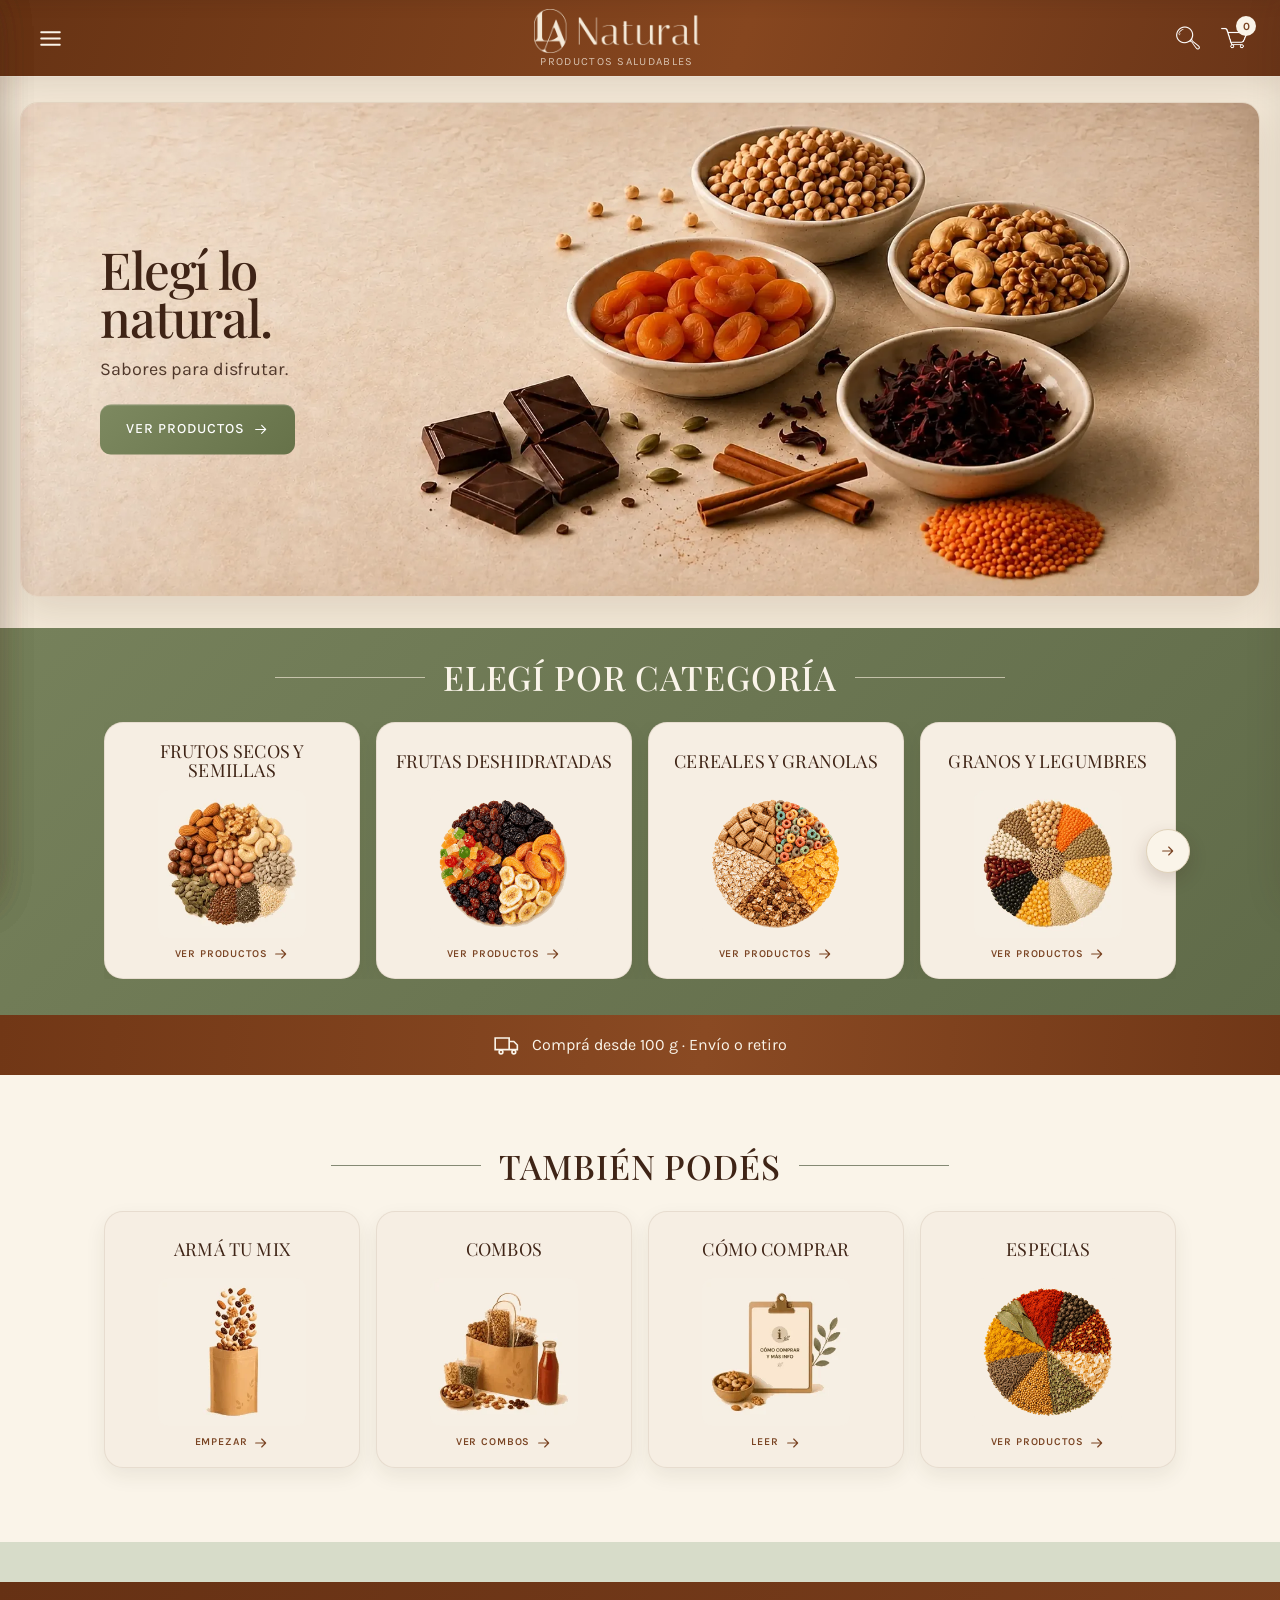
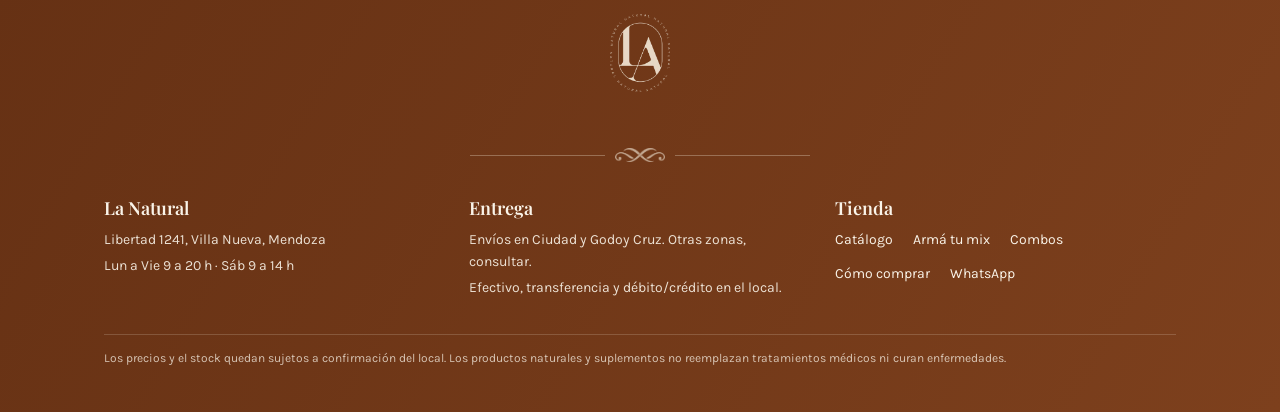
<file: index.html>
<!DOCTYPE html>
<html lang="es-AR">
<head>
<meta charset="UTF-8">
<meta name="viewport" content="width=device-width, initial-scale=1, viewport-fit=cover">
<title>La Natural · Dietética en Mendoza</title>
<meta name="description" content="Dietética en Mendoza: frutos secos, semillas, legumbres, especias, infusiones, harinas y productos sin TACC. Comprá por peso y pedí por WhatsApp con envío o retiro.">
<meta name="theme-color" content="#7a4423">
<meta name="author" content="La Natural">
<link rel="canonical" href="https://lanatural-dietetica.github.io/">

<meta property="og:type" content="website">
<meta property="og:site_name" content="La Natural">
<meta property="og:title" content="La Natural · Dietética en Mendoza">
<meta property="og:description" content="Frutos secos, semillas, legumbres, especias e infusiones. Elegí la cantidad y pedí por WhatsApp.">
<meta property="og:url" content="https://lanatural-dietetica.github.io/">
<meta property="og:image" content="https://lanatural-dietetica.github.io/assets/logo/og.png">
<meta property="og:image:width" content="1200">
<meta property="og:image:height" content="630">
<meta property="og:image:alt" content="La Natural · productos saludables">
<meta property="og:locale" content="es_AR">
<meta name="twitter:card" content="summary_large_image">
<meta name="twitter:title" content="La Natural · Dietética en Mendoza">
<meta name="twitter:description" content="Frutos secos, semillas, legumbres, especias e infusiones. Pedí por WhatsApp.">
<meta name="twitter:image" content="https://lanatural-dietetica.github.io/assets/logo/og.png">

<link rel="icon" href="favicon.ico" sizes="16x16 32x32 48x48">
<link rel="icon" href="assets/logo/favicon-32.png?v=1" sizes="32x32" type="image/png">
<link rel="icon" href="assets/logo/favicon-64.png?v=1" sizes="64x64" type="image/png">
<link rel="apple-touch-icon" href="assets/logo/apple-touch-icon.png?v=1">
<link rel="manifest" href="site.webmanifest">

<link rel="preconnect" href="https://fonts.googleapis.com">
<link rel="preconnect" href="https://fonts.gstatic.com" crossorigin>
<link href="https://fonts.googleapis.com/css2?family=Playfair+Display:wght@500;600&family=Karla:wght@400;500;600&display=swap" rel="stylesheet">
<link rel="stylesheet" href="css/estilos.css?v=20260922c">
</head>
<body>

<a class="visually-hidden" href="#app">Saltar al contenido</a>

<header class="header">
  <div class="contenedor">
    <button class="icon-btn" id="btn-menu" aria-label="Abrir menú" aria-controls="panel-menu">
      <svg width="24" height="24" viewBox="0 0 24 24" fill="none" stroke="currentColor" stroke-width="1.7" stroke-linecap="round" aria-hidden="true"><path d="M3 6h18M3 12h18M3 18h18"/></svg>
    </button>
    <a class="marca" href="#/" aria-label="La Natural, ir al inicio">
      <img class="marca__logo" src="assets/logo/lockup-crema.webp?v=3" alt="" width="756" height="200" fetchpriority="high" decoding="async">
      <span class="marca__nombre visually-hidden" id="marca-nombre">La Natural</span>
      <span class="marca__bajada" id="marca-bajada">dietetica</span>
    </a>
    <button class="icon-btn" id="btn-buscar" aria-label="Buscar productos">
      <img class="icon-btn__img" src="assets/nav/ico-buscar.png?v=1" alt="" width="24" height="24" decoding="async">
    </button>
    <button class="icon-btn carrito-btn" aria-label="Abrir carrito" aria-controls="panel-carrito">
      <img class="icon-btn__img icon-btn__img--carrito" src="assets/nav/ico-carrito.png?v=1" alt="" width="26" height="26" decoding="async">
      <span class="carrito-btn__n">0</span>
    </button>
  </div>
</header>

<div class="header-compacta" id="header-compacta" aria-hidden="true">
  <div class="header-compacta__in">
    <div class="header-compacta__rubro">
      <small>Estás viendo</small>
      <strong data-catalogo-rubro>Todos los productos</strong>
    </div>
    <button class="header-compacta__accion header-compacta__accion--buscar" type="button" data-abrir-busqueda aria-label="Buscar productos">
      <svg width="20" height="20" viewBox="0 0 24 24" fill="none" stroke="currentColor" stroke-width="1.8" stroke-linecap="round" aria-hidden="true"><circle cx="11" cy="11" r="7"/><path d="M20 20l-4-4"/></svg>
    </button>
    <button class="header-compacta__accion header-compacta__accion--categorias" type="button" data-abrir-categorias aria-label="Elegir categoría" aria-controls="panel-categorias" aria-expanded="false">
      <svg width="21" height="21" viewBox="0 0 24 24" fill="none" stroke="currentColor" stroke-width="1.7" stroke-linecap="round" stroke-linejoin="round" aria-hidden="true"><rect x="3.5" y="3.5" width="6" height="6" rx="1.5"/><rect x="14.5" y="3.5" width="6" height="6" rx="1.5"/><rect x="3.5" y="14.5" width="6" height="6" rx="1.5"/><rect x="14.5" y="14.5" width="6" height="6" rx="1.5"/></svg>
    </button>
    <button class="header-compacta__accion header-compacta__accion--filtros" type="button" data-abrir-filtros aria-label="Abrir filtros" aria-controls="panel-filtros" aria-expanded="false">
      <svg width="21" height="21" viewBox="0 0 24 24" fill="none" stroke="currentColor" stroke-width="1.7" stroke-linecap="round" stroke-linejoin="round" aria-hidden="true"><path d="M4 6h16M7 12h10M10 18h4"/></svg>
      <span class="catalogo-control__badge" data-filtros-badge hidden>0</span>
    </button>
  </div>
</div>

<section class="busqueda-pantalla" id="busqueda-pantalla" role="dialog" aria-modal="true" aria-hidden="true" aria-labelledby="busqueda-titulo">
  <div class="busqueda-top">
    <div class="busqueda-top__in">
      <button class="busqueda-volver" id="busqueda-volver" type="button" aria-label="Cerrar buscador">
        <svg width="22" height="22" viewBox="0 0 24 24" fill="none" stroke="currentColor" stroke-width="1.8" stroke-linecap="round" stroke-linejoin="round" aria-hidden="true"><path d="M15 18l-6-6 6-6"/></svg>
      </button>
      <div class="busqueda-campo">
        <svg width="20" height="20" viewBox="0 0 24 24" fill="none" stroke="currentColor" stroke-width="1.8" stroke-linecap="round" aria-hidden="true"><circle cx="11" cy="11" r="7"/><path d="M20 20l-4-4"/></svg>
        <label class="visually-hidden" id="busqueda-titulo" for="busqueda-input">Buscar productos</label>
        <input id="busqueda-input" type="search" placeholder="¿Qué estás buscando?" autocomplete="off" enterkeyhint="search">
        <button id="busqueda-limpiar" type="button" aria-label="Limpiar búsqueda">×</button>
      </div>
    </div>
  </div>
  <div class="busqueda-contenido">
    <p class="busqueda-estado" id="busqueda-estado">Buscá por nombre de producto o categoría.</p>
    <div id="busqueda-resultados" aria-live="polite"></div>
  </div>
</section>

<main id="app"></main>

<footer class="pie">
  <div class="contenedor">
    <div class="pie__cols" id="pie-datos"></div>
    <p class="pie__legal">
      Los precios y el stock quedan sujetos a confirmación del local. Los productos naturales y suplementos
      no reemplazan tratamientos médicos ni curan enfermedades.
    </p>
  </div>
</footer>

<nav class="tabbar" aria-label="Navegación principal">
  <span class="tabbar__pill" aria-hidden="true"></span>
  <a href="#/">
    <img src="assets/nav/nav-inicio.png?v=1" alt="" width="26" height="26" decoding="async">
    Inicio
  </a>
  <a href="#/catalogo">
    <img src="assets/nav/nav-catalogo.png?v=1" alt="" width="26" height="26" decoding="async">
    Catálogo
  </a>
  <a href="#/mix">
    <img src="assets/nav/nav-mix.png?v=1" alt="" width="26" height="26" decoding="async">
    Mi mix
  </a>
  <a href="#/combos">
    <img src="assets/nav/nav-combos.png?v=1" alt="" width="26" height="26" decoding="async">
    Combos
  </a>
</nav>

<button class="cart-fab" id="cart-fab" aria-label="Abrir carrito" hidden>
  <svg width="24" height="24" viewBox="0 0 24 24" fill="none" stroke="currentColor" stroke-width="1.7" stroke-linecap="round" stroke-linejoin="round" aria-hidden="true"><circle cx="9" cy="20" r="1.4"/><circle cx="18" cy="20" r="1.4"/><path d="M2 3h3l2.4 11.4a2 2 0 0 0 2 1.6h7.5a2 2 0 0 0 2-1.5L21 7H6"/></svg>
  <span class="cart-fab__n">0</span>
</button>

<div class="overlay" id="overlay"></div>

<aside class="panel panel--izq" id="panel-menu" aria-hidden="true" aria-label="Menú">
  <div class="panel__top">
    <span class="panel__titulo">Menú</span>
    <button class="icon-btn" data-cerrar aria-label="Cerrar menú">
      <svg width="22" height="22" viewBox="0 0 24 24" fill="none" stroke="currentColor" stroke-width="1.7" stroke-linecap="round" aria-hidden="true"><path d="M6 6l12 12M18 6L6 18"/></svg>
    </button>
  </div>
  <div class="panel__cuerpo">
    <nav class="menu-nav">
      <a href="#/" data-cerrar>Inicio</a>
      <a href="#/catalogo" data-cerrar>Catálogo</a>
      <a href="#/mix" data-cerrar>Armá tu mix</a>
      <a href="#/combos" data-cerrar>Combos</a>
      <a href="#/como-comprar" data-cerrar>Cómo comprar</a>
    </nav>
    <p style="font-size:12px;letter-spacing:.1em;text-transform:uppercase;color:var(--gris-txt);margin:22px 0 6px">Categorías</p>
    <nav class="menu-nav" id="menu-cats"></nav>
    <p id="banda-demo" class="menu-demo oculto">Datos de demostración. El catálogo real todavía no está cargado.</p>
    <div class="menu-datos" id="menu-datos"></div>
  </div>
</aside>

<aside class="panel panel--izq" id="panel-categorias" aria-hidden="true" aria-label="Categorías">
  <div class="panel__top">
    <span class="panel__titulo">Categorías</span>
    <button class="icon-btn" data-cerrar aria-label="Cerrar categorías">
      <svg width="22" height="22" viewBox="0 0 24 24" fill="none" stroke="currentColor" stroke-width="1.7" stroke-linecap="round" aria-hidden="true"><path d="M6 6l12 12M18 6L6 18"/></svg>
    </button>
  </div>
  <div class="panel__cuerpo">
    <p class="panel-catalogo__intro">Elegí un rubro para ver solamente esos productos.</p>
    <nav class="menu-nav menu-nav--catalogo" id="menu-cats-compact"></nav>
  </div>
</aside>

<aside class="panel panel--izq" id="panel-filtros" aria-hidden="true" aria-label="Filtros del catálogo">
  <div class="panel__top panel__top--filtros">
    <span class="panel__titulo">Filtrar productos</span>
    <button class="icon-btn" data-cerrar aria-label="Cerrar filtros">
      <svg width="22" height="22" viewBox="0 0 24 24" fill="none" stroke="currentColor" stroke-width="1.7" stroke-linecap="round" aria-hidden="true"><path d="M6 6l12 12M18 6L6 18"/></svg>
    </button>
  </div>
  <div class="panel__cuerpo" id="filtros-catalogo-panel">
  </div>
</aside>

<aside class="panel panel--der" id="panel-carrito" aria-hidden="true" aria-label="Carrito">
  <div class="panel__top">
    <button class="icon-btn" id="co-volver" hidden aria-label="Volver">
      <svg width="22" height="22" viewBox="0 0 24 24" fill="none" stroke="currentColor" stroke-width="1.8" stroke-linecap="round" stroke-linejoin="round" aria-hidden="true"><path d="M15 18l-6-6 6-6"/></svg>
    </button>
    <span class="panel__titulo" id="carrito-titulo">Tu pedido</span>
    <button class="icon-btn" data-cerrar aria-label="Cerrar carrito">
      <svg width="22" height="22" viewBox="0 0 24 24" fill="none" stroke="currentColor" stroke-width="1.7" stroke-linecap="round" aria-hidden="true"><path d="M6 6l12 12M18 6L6 18"/></svg>
    </button>
  </div>
  <div class="panel__cuerpo" id="carrito-cuerpo"></div>
</aside>

<div class="toast" id="toast" role="status" aria-live="polite"></div>

<script src="js/datos.js?v=20260922c"></script>
<script src="js/app.js?v=20260922c"></script>
</body>
</html>
</file>
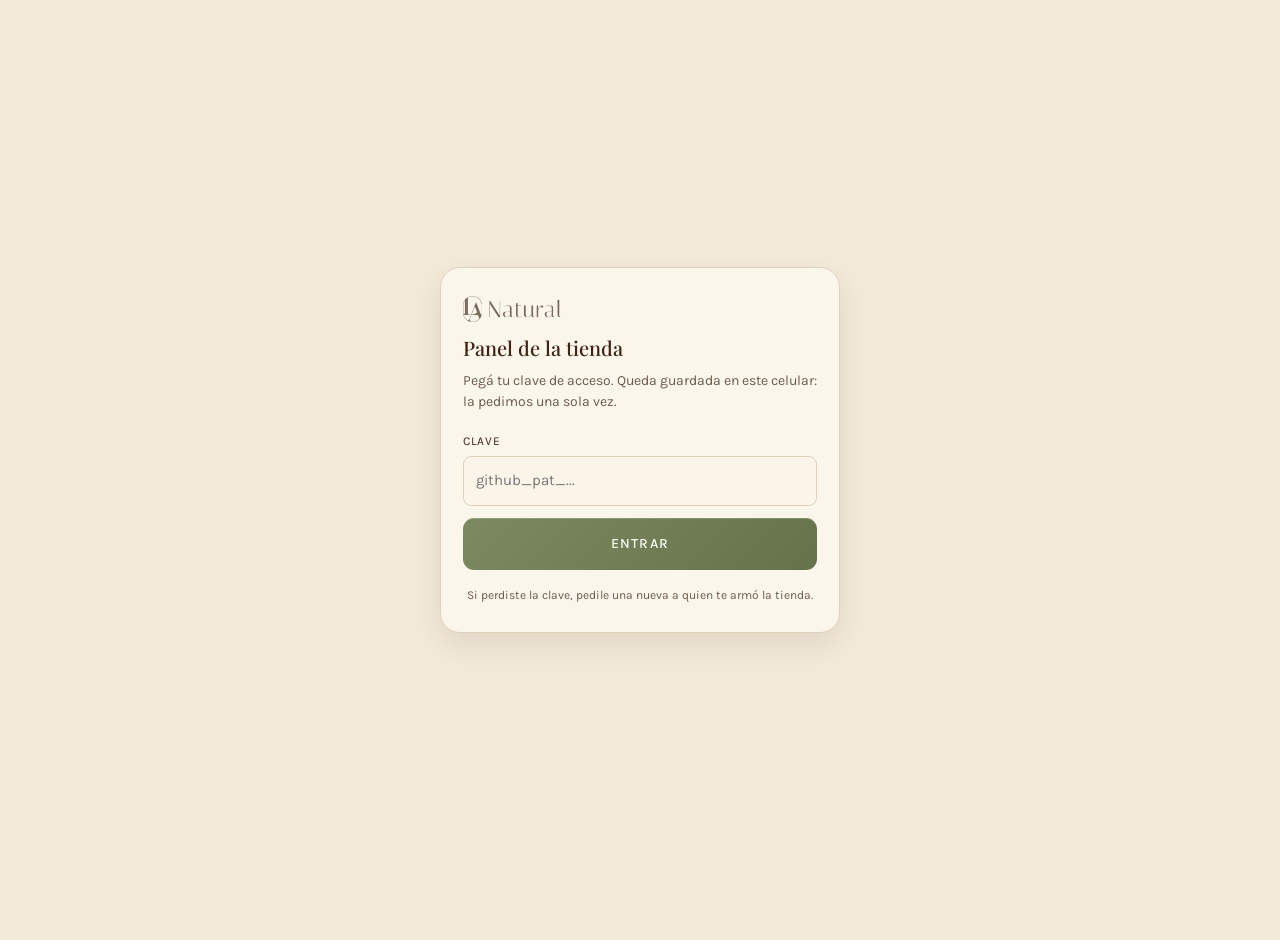
<file: admin.html>
<!DOCTYPE html>
<html lang="es-AR">
<head>
<meta charset="UTF-8">
<meta name="viewport" content="width=device-width, initial-scale=1, viewport-fit=cover">
<title>Panel · La Natural</title>
<meta name="robots" content="noindex, nofollow">
<meta name="theme-color" content="#7a4423">
<link rel="icon" href="favicon.ico" sizes="16x16 32x32 48x48">
<link rel="icon" href="assets/logo/favicon-32.png?v=1" sizes="32x32" type="image/png">
<link rel="apple-touch-icon" href="assets/logo/apple-touch-icon.png?v=1">
<link rel="preconnect" href="https://fonts.googleapis.com">
<link rel="preconnect" href="https://fonts.gstatic.com" crossorigin>
<link href="https://fonts.googleapis.com/css2?family=Playfair+Display:wght@500;600&family=Karla:wght@400;500;600;700&display=swap" rel="stylesheet">
<link rel="stylesheet" href="css/estilos.css?v=20260922c">
<link rel="stylesheet" href="css/panel.css?v=20260922c">
</head>
<body class="panel-body">

<!-- ── Acceso ─────────────────────────────────────────── -->
<section class="acceso" id="acceso">
  <div class="acceso__caja">
    <img class="acceso__logo" src="assets/logo/lockup-taupe.webp?v=3" alt="La Natural · productos saludables" width="756" height="200" decoding="async">
    <h1>Panel de la tienda</h1>
    <p class="acceso__txt">Pegá tu clave de acceso. Queda guardada en este celular: la pedimos una sola vez.</p>
    <form id="form-acceso">
      <div class="form-campo">
        <label for="clave">Clave</label>
        <input id="clave" type="password" autocomplete="off" spellcheck="false" placeholder="github_pat_...">
      </div>
      <p class="error-msg oculto" id="err-acceso"></p>
      <button class="btn btn--oliva btn--bloque" type="submit">Entrar</button>
    </form>
    <p class="acceso__pie">Si perdiste la clave, pedile una nueva a quien te armó la tienda.</p>
  </div>
</section>

<!-- ── Panel ──────────────────────────────────────────── -->
<div id="panel" class="oculto">

  <header class="panel-top">
    <button class="panel-top__volver oculto" id="btn-volver" aria-label="Volver">
      <svg width="22" height="22" viewBox="0 0 24 24" fill="none" stroke="currentColor" stroke-width="1.8" stroke-linecap="round" stroke-linejoin="round"><path d="M15 18l-6-6 6-6"/></svg>
    </button>
    <span class="panel-top__titulo" id="panel-titulo">Productos</span>
    <nav class="panel-tabs" id="panel-tabs">
      <button data-seccion="productos" aria-pressed="true">Productos</button>
      <button data-seccion="combos" aria-pressed="false">Combos</button>
    </nav>
    <button class="panel-top__guardar oculto" id="btn-guardar-top">Guardar</button>
  </header>

  <main class="panel-main" id="panel-main"></main>

  <div class="aviso-guardado" id="aviso" role="status" aria-live="polite"></div>
</div>

<script src="js/panel.js?v=20260922c"></script>
</body>
</html>
</file>
<file: css/estilos.css>
/* ============================================================
   DIETÉTICA — hoja de estilos única
   Paleta: russet (marrón cálido) / champán (crema) / oliva
   ============================================================ */

:root{
  --russet:#7a4423;
  --russet-osc:#60361c;
  --marron-txt:#3f2416;
  --champan:#f4ead9;
  --fondo:#d7dcc9;      /* detrás de las tarjetas: verde oliva claro, para que el producto salte */
  --arena:#f6eee4;      /* franja de arriba del catálogo */
  --champan-claro:#faf4e9;
  --crema-card:#fbf6ec;
  --foto-crema:#f6eee3;
  --oliva:#6f7a52;
  --oliva-osc:#5b6543;
  --oliva-claro:#e6e9dc;
  --calendula:#c58a3b;
  --calendula-claro:#f2ddb8;
  --linea:#e0d2ba;
  --gris-txt:#6b5a4b;
  --blanco:#fff;
  --rojo:#a8342a;

  --serif:"Playfair Display",Georgia,"Times New Roman",serif;
  --sans:"Karla",-apple-system,BlinkMacSystemFont,"Segoe UI",Roboto,sans-serif;

  --r-sm:8px;
  --r-md:14px;
  --r-lg:20px;
  --sombra:0 1px 3px rgba(63,36,22,.06),0 6px 18px rgba(63,36,22,.05);
  --header-h:64px;
}

*,*::before,*::after{box-sizing:border-box}
html{-webkit-text-size-adjust:100%;touch-action:manipulation;-webkit-tap-highlight-color:transparent}
body{
  margin:0;
  font-family:var(--sans);
  font-size:16px;
  line-height:1.55;
  color:var(--marron-txt);
  background:var(--fondo);
  overflow-wrap:break-word;
}
img{max-width:100%;display:block}
button{font:inherit;color:inherit;cursor:pointer}
a{color:inherit;text-decoration:none}
h1,h2,h3{font-family:var(--serif);font-weight:600;line-height:1.15;margin:0}
/* El recuadro sólo aparece cuando se navega con teclado; al tocar con el dedo no
   se ve nada, ni el destello azul del navegador. */
button,a,select,input,textarea,label{-webkit-tap-highlight-color:transparent}
:focus{outline:none}
:focus-visible{outline:3px solid var(--oliva);outline-offset:2px;border-radius:4px}
.oculto{display:none !important}
.visually-hidden{position:absolute;width:1px;height:1px;padding:0;margin:-1px;overflow:hidden;clip:rect(0 0 0 0);white-space:nowrap;border:0}

/* ---------- layout ---------- */
.contenedor{width:100%;max-width:1180px;margin:0 auto;padding:0 16px}
main{min-height:60vh;padding-bottom:40px}
.seccion{padding:32px 0}

/* ---------- header ---------- */
.header{
  position:sticky;top:0;z-index:50;
  background:var(--russet);color:var(--champan-claro);
  height:var(--header-h);
  display:flex;align-items:center;
}
.header .contenedor{display:flex;align-items:center;gap:12px}
.icon-btn{
  background:none;border:0;padding:8px;border-radius:var(--r-sm);
  display:inline-flex;align-items:center;justify-content:center;
  min-width:44px;min-height:44px;color:inherit;
}
.icon-btn:hover{background:rgba(255,255,255,.12)}
.marca{flex:1;text-align:center;line-height:1}
.marca__logo{display:block;margin:0 auto;height:42px;width:auto;max-width:100%}
.marca__nombre{font-family:var(--serif);font-size:26px;letter-spacing:.14em;display:block}
.marca__bajada{display:block;margin-top:3px;font-family:var(--sans);font-weight:400;
  text-transform:uppercase;font-size:9.5px;letter-spacing:.14em;opacity:.72;white-space:nowrap}
.carrito-btn{position:relative}
.carrito-btn__n{
  position:absolute;top:2px;right:2px;
  background:var(--champan-claro);color:var(--russet);
  font-size:11px;font-weight:700;line-height:1;
  min-width:18px;height:18px;padding:0 4px;border-radius:9px;
  display:flex;align-items:center;justify-content:center;
}

/* ---------- menú lateral ---------- */
.overlay{position:fixed;inset:0;background:rgba(63,36,22,.45);z-index:60;opacity:0;pointer-events:none;transition:opacity .25s ease}
.overlay.abierto{opacity:1;pointer-events:auto}
.panel{
  position:fixed;top:0;bottom:0;z-index:70;width:min(88vw,380px);
  background:var(--champan-claro);display:flex;flex-direction:column;
  transition:transform .28s ease;box-shadow:0 0 40px rgba(63,36,22,.2);
}
.panel--izq{left:0;transform:translateX(-102%)}
.panel--der{right:0;transform:translateX(102%);width:min(94vw,440px)}
.panel.abierto{transform:translateX(0)}
.panel__top{
  display:flex;align-items:center;justify-content:space-between;gap:8px;
  padding:12px 8px 12px 16px;background:var(--russet);color:var(--champan-claro);
}
.panel__titulo{font-family:var(--serif);font-size:20px}
.panel__cuerpo{flex:1;overflow-y:auto;padding:8px 16px 24px;-webkit-overflow-scrolling:touch}

.envio-aviso{
  display:flex;align-items:center;gap:9px;margin:10px 0 0;
  padding:10px 12px;border-radius:12px;font-size:14px;
  background:var(--champan);color:var(--marron-txt);
}
.envio-aviso svg{flex:0 0 auto;color:var(--oliva-osc)}
.envio-aviso b{font-weight:700}
.envio-aviso--ok{background:var(--oliva-claro);color:var(--oliva-osc)}

/* El botón de avanzar/enviar queda pegado abajo: con muchos productos no hay que
   scrollear hasta el final para mandar el pedido. */
.co-fijo{
  position:sticky;bottom:0;z-index:3;
  margin:10px -16px 0;padding:12px 16px calc(12px + env(safe-area-inset-bottom,0px));
  background:var(--champan-claro);
  box-shadow:0 -10px 18px -12px rgba(63,36,22,.35);
}
.co-fijo .btn{margin:0}
.menu-nav{display:flex;flex-direction:column;padding:8px 0}
.menu-nav a{
  padding:14px 4px;border-bottom:1px solid var(--linea);
  font-size:15px;letter-spacing:.06em;text-transform:uppercase;
}
.menu-nav a:hover{color:var(--oliva-osc)}
.menu-datos{margin-top:20px;font-size:14px;color:var(--gris-txt)}
.menu-datos p{margin:6px 0}

/* ---------- buscador ---------- */
.buscador{position:relative;display:flex;align-items:center}
.buscador svg{position:absolute;left:14px;color:var(--gris-txt)}
.buscador input{
  width:100%;font:inherit;font-size:15px;color:var(--marron-txt);
  padding:13px 14px 13px 44px;border:1px solid var(--linea);
  border-radius:var(--r-md);background:var(--crema-card);
}
.buscador input::placeholder{color:#a08f7d}

/* ---------- botones ---------- */
.btn{
  display:inline-flex;align-items:center;justify-content:center;gap:8px;
  border:0;border-radius:var(--r-md);padding:13px 22px;
  font-size:14px;letter-spacing:.08em;text-transform:uppercase;
  min-height:46px;transition:background .2s ease,transform .15s ease;
}
.btn:active{transform:translateY(1px)}
.btn--oliva{background:var(--oliva);color:#fff}
.btn--oliva:hover{background:var(--oliva-osc)}
.btn--russet{background:var(--russet);color:var(--champan-claro)}
.btn--russet:hover{background:var(--russet-osc)}
.btn--claro{background:var(--champan-claro);color:var(--russet);border:1px solid var(--linea)}
.btn--fantasma{background:transparent;border:1px solid var(--linea);color:var(--marron-txt)}
.btn--bloque{width:100%}

/* ---------- título de sección con filete ---------- */
.titulo-filete{
  display:flex;align-items:center;gap:14px;justify-content:center;
  margin-bottom:22px;
}
.titulo-filete::before,.titulo-filete::after{
  content:"";height:1px;background:currentColor;opacity:.35;flex:1;max-width:80px;
}
.titulo-filete h2{
  font-size:clamp(22px,5.5vw,30px);letter-spacing:.06em;text-transform:uppercase;
  text-align:center;font-weight:500;
}

/* ---------- hero ---------- */
.hero{
  background:var(--champan-claro);
  padding:34px 0 0;
  position:relative;overflow:hidden;
}
.hero__txt{max-width:520px}
.hero h1{font-size:clamp(34px,10vw,58px);letter-spacing:-.01em}
.hero p{font-size:17px;color:var(--gris-txt);margin:14px 0 22px}
.hero__arte{margin-top:24px}
.hero__arte img{width:100%;aspect-ratio:16/10;object-fit:cover;object-position:center 62%}

/* ---------- categorías ---------- */
.cats{background:var(--oliva);color:var(--champan-claro);padding:28px 0}
.cats-grid{display:grid;grid-template-columns:repeat(2,1fr);gap:12px}
.cats-carrusel{position:relative}
.cats-pista{
  display:flex;overflow-x:auto;scroll-snap-type:x mandatory;
  overscroll-behavior-x:contain;-webkit-overflow-scrolling:touch;
  scrollbar-width:none;
}
.cats-pista::-webkit-scrollbar{display:none}
.cats-pagina{
  flex:0 0 100%;display:grid;grid-template-columns:repeat(2,minmax(0,1fr));
  gap:12px;scroll-snap-align:start;scroll-snap-stop:always;
}
.cats-puntos{display:flex;align-items:center;justify-content:center;margin-top:7px}
.cats-puntos button{
  width:36px;height:36px;padding:0;border:0;background:transparent;
  position:relative;cursor:pointer;
}
.cats-puntos button::before{
  content:"";position:absolute;inset:14px;border-radius:999px;
  background:rgba(250,244,233,.42);transition:inset .2s ease,background-color .2s ease;
}
.cats-puntos button[aria-current="true"]::before{inset:14px 9px;background:var(--champan-claro)}
.cats-flecha{display:none}
.cat-card{
  background:var(--crema-card);color:var(--marron-txt);
  border-radius:var(--r-lg);padding:14px;
  display:flex;flex-direction:column;justify-content:space-between;
  min-height:150px;box-shadow:var(--sombra);
  transition:transform .2s ease;
}
.cat-card:hover{transform:translateY(-2px)}
.cat-card__nom{font-family:var(--serif);font-size:17px;text-transform:uppercase;letter-spacing:.04em}
.cat-card__fig{align-self:flex-end;width:74px;height:74px;margin:-4px 0}
.cat-card__ver{font-size:12px;letter-spacing:.1em;text-transform:uppercase;color:var(--russet);display:flex;align-items:center;gap:6px}

/* ---------- franja envío ---------- */
.franja{
  background:var(--russet);color:var(--champan-claro);
  padding:14px 0;font-size:14px;
}
.franja .contenedor{display:flex;align-items:center;justify-content:center;gap:10px;text-align:center}

/* ---------- grilla de productos ---------- */
.grilla{display:grid;grid-template-columns:repeat(2,1fr);gap:12px}
.prod{
  background:var(--crema-card);border:1px solid var(--linea);
  border-radius:var(--r-lg);padding:10px;position:relative;
  display:flex;flex-direction:column;
}
.prod__fig{
  position:relative;display:block;aspect-ratio:1/1;
  border-radius:var(--r-md);overflow:hidden;background:var(--champan);
}
.prod__fig img{width:100%;height:100%;object-fit:cover}
.prod__badge{
  position:absolute;top:8px;left:8px;z-index:2;
  font-size:10px;letter-spacing:.08em;text-transform:uppercase;
  padding:5px 9px;border-radius:999px;color:#fff;background:var(--russet);
}
.prod__badge--tag{background:var(--oliva)}
.prod__nom{font-family:var(--serif);font-size:16px;margin:7px 0 2px;line-height:1.25}
.prod__sub{font-size:12px;color:var(--gris-txt);margin:0 0 6px}
.prod__sub:empty{display:none}
.prod__sel{
  width:100%;font:inherit;font-size:13px;color:var(--marron-txt);
  padding:9px 10px;border:1px solid var(--linea);border-radius:var(--r-sm);
  background:var(--champan-claro) url("data:image/svg+xml,%3Csvg xmlns='http://www.w3.org/2000/svg' width='12' height='8' viewBox='0 0 12 8'%3E%3Cpath d='M1 1l5 5 5-5' stroke='%236b5a4b' stroke-width='1.6' fill='none' stroke-linecap='round'/%3E%3C/svg%3E") no-repeat right 10px center;
  -webkit-appearance:none;appearance:none;min-height:38px;
}
.prod__pie{margin-top:auto;padding-top:10px;display:flex;align-items:center;justify-content:space-between;gap:8px}
.precio{font-family:var(--serif);font-size:19px;line-height:1.1}
.precio__antes{display:block;font-family:var(--sans);font-size:12px;color:var(--gris-txt);text-decoration:line-through}
.prod__add{
  border:0;background:var(--oliva);color:#fff;border-radius:var(--r-sm);
  min-width:44px;min-height:40px;padding:0 10px;
  display:inline-flex;align-items:center;justify-content:center;gap:6px;
  font-size:12px;letter-spacing:.06em;text-transform:uppercase;
}
.prod__add:hover{background:var(--oliva-osc)}
.prod--agotado{opacity:.72}
.prod__agotado{font-size:12px;color:var(--rojo);letter-spacing:.04em}

/* ---------- filtros catálogo ---------- */
.chips{display:flex;gap:8px;overflow-x:auto;padding:4px 0 10px;-webkit-overflow-scrolling:touch;scrollbar-width:none}
.chips::-webkit-scrollbar{display:none}
.chip{
  flex:0 0 auto;background:var(--crema-card);border:1px solid var(--linea);
  border-radius:var(--r-md);padding:10px 16px;font-size:13px;
  letter-spacing:.06em;text-transform:uppercase;color:var(--marron-txt);
  min-height:42px;
}
.chip[aria-pressed="true"]{background:var(--oliva);border-color:var(--oliva);color:#fff}

/* Segunda fila: sin TACC, vegano, orgánico. Se pueden combinar entre sí. */
.chips--tags{padding-top:0}
.chip--tag{
  display:inline-flex;align-items:center;gap:7px;
  padding:8px 13px;min-height:38px;font-size:12px;
  border-radius:999px;border-style:dashed;
}
.chip--tag small{
  font-size:11px;padding:1px 6px;border-radius:999px;
  background:rgba(122,68,35,.10);color:var(--gris-txt);letter-spacing:0;
}
.chip--tag[aria-pressed="true"]{border-style:solid}
.chip--tag[aria-pressed="true"] small{background:rgba(255,255,255,.22);color:#fff}
.chip--oferta{border-color:rgba(168,52,42,.45);color:var(--rojo)}
.chip--oferta small{background:rgba(168,52,42,.12);color:var(--rojo)}
/* dos clases, para ganarle a los .chip[aria-pressed] de los breakpoints de abajo */
.chip--tag.chip--oferta[aria-pressed="true"]{background:var(--rojo);border-color:var(--rojo);color:#fff}
.chip--tag.chip--oferta[aria-pressed="true"] small{background:rgba(255,255,255,.22);color:#fff}
/* Volver de la ficha de producto: vuelve a la lista, al punto donde estabas. */
.orden-fila{
  display:flex;align-items:center;justify-content:space-between;gap:14px;
  border-top:1px solid rgba(122,68,35,.16);
  margin-top:12px;padding:10px 0 4px;
}
.orden-fila p{margin:0;font-size:13px;color:var(--gris-txt)}
.orden-campo{position:relative;display:flex;align-items:center}
.orden-campo select{
  -webkit-appearance:none;appearance:none;
  border:0;background:transparent;color:var(--marron-txt);
  font:inherit;font-size:14px;padding:6px 26px 6px 6px;min-height:38px;
  text-align:right;text-align-last:right;
}
.orden-campo__flecha{position:absolute;right:2px;pointer-events:none;color:var(--gris-txt)}

.volver-atras{
  display:inline-flex;align-items:center;gap:6px;
  margin:12px 0 -10px;margin-inline-start:clamp(18px,5vw,54px);
  padding:9px 14px 9px 10px;min-height:40px;
  border:1px solid var(--linea);border-radius:999px;
  background:var(--crema-card);color:var(--marron-txt);
  font:inherit;font-size:13px;letter-spacing:.06em;text-transform:uppercase;
  box-shadow:0 2px 10px rgba(63,36,22,.10);
}
.volver-atras:active{transform:translateY(1px)}


/* Franja de arriba del catálogo: título, buscador, categorías y orden sobre el
   mismo color, cerrada con una línea. Sin caja: los elementos quedan como estaban. */
.cat-cabecera{
  position:relative;
  background:var(--arena);
  background-image:linear-gradient(180deg,rgba(255,255,255,.36),rgba(255,255,255,0) 60%);
  border-bottom:1px solid rgba(122,68,35,.18);
  padding:26px 0 10px;
  margin-bottom:22px;
}
.seccion.catalogo{padding-top:0}
.barra-orden{display:grid;grid-template-columns:1fr;gap:10px;margin:4px 0 16px}
.barra-orden select,.barra-orden button{
  width:100%;font:inherit;font-size:13px;letter-spacing:.06em;text-transform:uppercase;
  padding:12px;border:1px solid var(--linea);border-radius:var(--r-md);
  background:var(--crema-card);color:var(--marron-txt);min-height:46px;
  -webkit-appearance:none;appearance:none;text-align:center;
}
.vacio{
  text-align:center;padding:48px 20px;color:var(--gris-txt);
  border:1px dashed var(--linea);border-radius:var(--r-lg);background:var(--crema-card);
}
.vacio h3{font-size:20px;margin-bottom:8px;color:var(--marron-txt)}

/* ---------- ficha de producto ---------- */
.ficha__cat{
  font-size:12px;letter-spacing:.14em;text-transform:uppercase;color:var(--oliva-osc);
  display:flex;align-items:center;gap:10px;margin-bottom:8px;
}
.ficha__cat::after{content:"";height:1px;width:34px;background:currentColor;opacity:.6}
.ficha h1{font-size:clamp(30px,9vw,46px);margin-bottom:16px}
.ficha__img{border-radius:var(--r-lg);overflow:hidden;background:var(--champan-claro);aspect-ratio:1/1}
.ficha__img img{width:100%;height:100%;object-fit:cover}
.ficha__galeria{display:flex;gap:8px;margin-top:8px}
.ficha__thumb{width:64px;height:64px;border-radius:var(--r-sm);overflow:hidden;border:2px solid transparent;background:var(--champan-claro);padding:0}
.ficha__thumb[aria-pressed="true"]{border-color:var(--oliva)}
.caja-compra{
  background:var(--crema-card);border:1px solid var(--linea);
  border-radius:var(--r-lg);padding:18px;margin-top:18px;
}
.caja-compra h2{font-size:24px;margin-bottom:14px}
.opts{display:grid;grid-template-columns:repeat(auto-fit,minmax(84px,1fr));gap:10px}
.opt{
  background:var(--champan-claro);border:1px solid var(--linea);
  border-radius:var(--r-md);padding:12px 8px;font-size:14px;min-height:48px;
  display:flex;align-items:center;justify-content:center;gap:6px;color:var(--marron-txt);
}
.opt[aria-pressed="true"]{background:var(--oliva);border-color:var(--oliva);color:#fff}
.opt:disabled{opacity:.45;cursor:not-allowed}
.fila-precio{display:flex;align-items:center;justify-content:space-between;gap:12px;margin:18px 0}
.fila-precio .precio{font-size:34px}
.ahorro{font-size:13px;color:var(--oliva-osc);font-family:var(--sans)}
.stepper{
  display:inline-flex;align-items:center;border:1px solid var(--linea);
  border-radius:999px;background:var(--champan-claro);overflow:hidden;
}
.stepper button{background:none;border:0;width:46px;height:46px;font-size:20px;color:var(--marron-txt)}
.stepper button:hover{background:var(--oliva-claro)}
.stepper span{min-width:40px;text-align:center;font-size:16px;border-left:1px solid var(--linea);border-right:1px solid var(--linea);line-height:46px}
.tabs{display:flex;gap:18px;border-bottom:1px solid var(--linea);margin:26px 0 0;overflow-x:auto;scrollbar-width:none}
.tabs::-webkit-scrollbar{display:none}
.tab{
  background:none;border:0;padding:12px 2px;font-size:13px;letter-spacing:.08em;
  text-transform:uppercase;color:var(--gris-txt);border-bottom:2px solid transparent;white-space:nowrap;
}
.tab[aria-selected="true"]{color:var(--oliva-osc);border-bottom-color:var(--oliva)}
.tab-panel{padding:18px 0;color:var(--gris-txt);font-size:15px}
.tab-panel dl{display:grid;grid-template-columns:auto 1fr;gap:6px 14px;margin:0}
.tab-panel dt{font-size:12px;letter-spacing:.06em;text-transform:uppercase;color:var(--marron-txt)}
.tab-panel dd{margin:0}

/* ---------- carrito ---------- */
.item{display:flex;gap:12px;padding:14px 0;border-bottom:1px solid var(--linea)}
.item__fig{width:68px;height:68px;border-radius:var(--r-sm);overflow:hidden;flex:0 0 auto;background:var(--champan)}
.item__fig img{width:100%;height:100%;object-fit:cover}
.item__cuerpo{flex:1;min-width:0}
.item__nom{font-family:var(--serif);font-size:16px;line-height:1.2}
.item__meta{font-size:13px;color:var(--gris-txt);margin:2px 0 8px}
.item__pie{display:flex;align-items:center;justify-content:space-between;gap:8px}
.stepper--mini button{width:36px;height:36px;font-size:17px}
.stepper--mini span{line-height:36px;min-width:32px;font-size:14px}
.item__quitar{background:none;border:0;color:var(--gris-txt);font-size:12px;text-decoration:underline;padding:6px}
.totales{padding:16px 0;font-size:15px}
.totales__fila{display:flex;justify-content:space-between;padding:4px 0}
.totales__total{font-family:var(--serif);font-size:22px;border-top:1px solid var(--linea);margin-top:8px;padding-top:12px}
.form-campo{margin:12px 0}
.form-campo label{display:block;font-size:12px;letter-spacing:.06em;text-transform:uppercase;margin-bottom:6px}
.form-campo input,.form-campo textarea,.form-campo select{
  width:100%;font:inherit;font-size:15px;color:var(--marron-txt);
  padding:12px;border:1px solid var(--linea);border-radius:var(--r-sm);
  background:var(--champan-claro);min-height:46px;
}
.form-campo textarea{min-height:80px;resize:vertical}
.radio-fila{display:flex;gap:10px}
.radio-fila .opt{flex:1}
.aviso{font-size:13px;color:var(--gris-txt);background:var(--oliva-claro);border-radius:var(--r-sm);padding:12px;margin-top:14px}
.error-msg{color:var(--rojo);font-size:13px;margin-top:6px}

/* ---------- armá tu mix ---------- */
.mix-grid{display:grid;grid-template-columns:repeat(2,1fr);gap:12px}
.mix-card{
  background:var(--crema-card);border:1px solid var(--linea);
  border-radius:var(--r-lg);padding:12px;text-align:left;position:relative;
}
.mix-card[aria-pressed="true"]{border-color:var(--oliva);background:#f2f4ea}
.mix-card__top{display:flex;align-items:flex-start;justify-content:space-between;gap:8px;margin-bottom:8px}
.mix-card__nom{font-family:var(--serif);font-size:15px;line-height:1.2}
.mix-card__check{
  width:30px;height:30px;border-radius:50%;border:1.5px solid var(--russet);
  display:flex;align-items:center;justify-content:center;flex:0 0 auto;color:var(--russet);
}
.mix-card[aria-pressed="true"] .mix-card__check{background:var(--oliva);border-color:var(--oliva);color:#fff}
.mix-card__fig{aspect-ratio:1/1;border-radius:var(--r-md);overflow:hidden;background:var(--champan)}
.mix-card__fig img{width:100%;height:100%;object-fit:cover}
.mix-resumen{
  background:var(--russet);color:var(--champan-claro);
  border-radius:var(--r-lg);padding:20px 16px;margin-top:20px;text-align:center;
}
.mix-resumen h2{font-size:24px;margin-bottom:2px}
.mix-resumen__n{font-size:14px;opacity:.85;margin-bottom:14px}
.mix-resumen .opt{background:transparent;border-color:rgba(244,234,217,.5);color:var(--champan-claro)}
.mix-resumen .opt[aria-pressed="true"]{background:var(--oliva);border-color:var(--oliva);color:#fff}
.mix-resumen__total{border-top:1px solid rgba(244,234,217,.3);margin-top:16px;padding-top:14px}
.mix-resumen__total span{display:block;font-size:14px;opacity:.85}
.mix-resumen__total strong{font-family:var(--serif);font-size:34px;font-weight:500}

/* ---------- combos ---------- */
.combo{
  background:var(--crema-card);border:1px solid var(--linea);
  border-radius:var(--r-lg);padding:16px;margin-bottom:16px;
}
.combo__top{display:flex;gap:14px;align-items:flex-start}
.combo__txt{flex:1;min-width:0}
.combo h3{font-size:20px;text-transform:uppercase;letter-spacing:.04em;line-height:1.15}
.combo__hr{height:1px;background:var(--linea);margin:10px 0;max-width:120px}
.combo__desc{font-size:14px;color:var(--gris-txt);margin:0 0 10px}
.combo__n{
  display:inline-flex;align-items:center;gap:6px;font-size:12px;
  background:var(--champan);border-radius:999px;padding:5px 10px;color:var(--gris-txt);
}
.combo__fig{width:120px;flex:0 0 auto;align-self:flex-start;aspect-ratio:1/1;border-radius:var(--r-md);overflow:hidden;background:var(--champan)}
.combo__fig img{width:100%;height:100%;object-fit:cover}
.combo__precio{font-family:var(--serif);font-size:26px;margin:12px 0 6px}
.combo__ahorro{
  display:inline-block;background:var(--oliva);color:#fff;border-radius:var(--r-sm);
  padding:6px 12px;font-size:12px;letter-spacing:.06em;text-transform:uppercase;margin-bottom:12px;
}
.combo__detalle{font-size:14px;color:var(--gris-txt);margin:0 0 12px;padding-left:18px}
.combo__detalle li{margin:3px 0}

/* ---------- cómo comprar ---------- */
.pasos{background:var(--oliva);color:var(--champan-claro);border-radius:var(--r-lg);padding:28px 18px;margin-top:8px}
.pasos h1{font-size:clamp(32px,9vw,46px);text-align:center;margin-bottom:6px}
.pasos__sep{height:1px;background:rgba(244,234,217,.35);margin:22px 0}
.paso{display:flex;gap:16px;align-items:flex-start}
.paso__n{font-family:var(--serif);font-size:44px;color:var(--russet);line-height:1;min-width:56px}
.paso__cuerpo{flex:1;border-left:1px solid rgba(244,234,217,.35);padding-left:16px}
.paso h3{font-size:20px;letter-spacing:.06em;text-transform:uppercase;margin-bottom:6px}
.paso p{margin:0;font-size:15px;opacity:.9}
.pasos__cierre{text-align:center;font-size:13px;opacity:.85;margin-top:16px;font-style:italic}

/* ---------- pie ---------- */
.pie{background:var(--russet);color:var(--champan-claro);padding:32px 0 90px;margin-top:20px;font-size:14px}
.pie h3{font-size:18px;margin-bottom:10px}
.pie__bloque{margin-bottom:22px}
.pie__bloque p{margin:4px 0;opacity:.9}
.pie__links{display:flex;flex-wrap:wrap;gap:12px 20px}
.pie__legal{border-top:1px solid rgba(244,234,217,.25);margin-top:10px;padding-top:14px;font-size:12px;opacity:.75}

/* ---------- barra inferior móvil ---------- */
.tabbar{
  position:fixed;left:0;right:0;bottom:0;z-index:55;
  background:var(--champan-claro);border-top:1px solid var(--linea);
  display:flex;padding:6px 4px calc(6px + env(safe-area-inset-bottom));
}
.tabbar a{
  flex:1;display:flex;flex-direction:column;align-items:center;gap:2px;
  padding:6px 2px;font-size:10px;letter-spacing:.04em;text-transform:uppercase;color:var(--gris-txt);
  min-height:48px;justify-content:center;
}
.tabbar a[aria-current="page"]{color:var(--russet)}

/* ---------- toast ---------- */
.toast{
  position:fixed;left:50%;bottom:84px;transform:translate(-50%,20px);
  background:var(--marron-txt);color:var(--champan-claro);
  padding:12px 18px;border-radius:999px;font-size:14px;z-index:90;
  opacity:0;pointer-events:none;transition:opacity .25s ease,transform .25s ease;
  max-width:90vw;text-align:center;
}
.toast.visible{opacity:1;transform:translate(-50%,0)}

/* ---------- escritorio ---------- */
@media (min-width:640px){
  .grilla{grid-template-columns:repeat(3,1fr);gap:16px}
  .cats-grid{grid-template-columns:repeat(4,1fr)}
  .cats-pagina{grid-template-columns:repeat(4,minmax(0,1fr));gap:14px}
  .cats-pagina--2 .cat-card:first-child{grid-column:2}
  .cats-pagina--1 .cat-card:first-child{grid-column:2}
  .cats-puntos{display:none}
  .cats-flecha{
    position:absolute;top:50%;z-index:3;display:flex;align-items:center;justify-content:center;
    width:44px;height:44px;padding:0;border:1px solid var(--linea);border-radius:50%;
    color:var(--russet);background:var(--champan-claro);
    box-shadow:0 7px 18px rgba(63,36,22,.18);
    transform:translateY(-50%);transition:transform .2s ease,background-color .2s ease;
  }
  .cats-flecha[hidden]{display:none}
  .cats-flecha--ant{left:-14px}
  .cats-flecha--ant svg{transform:rotate(180deg)}
  .cats-flecha--sig{right:-14px}
  .cats-flecha:hover{background:var(--crema-card);transform:translateY(-50%) scale(1.04)}
  .cats-flecha:active{transform:translateY(-50%) scale(.96)}
  .mix-grid{grid-template-columns:repeat(3,1fr)}
  .prod__nom{font-size:17px}
}
@media (min-width:960px){
  .grilla{grid-template-columns:repeat(4,1fr)}
  .seccion{padding:44px 0}
  .hero{padding:56px 0 0}
  .hero .contenedor{display:flex;align-items:center;gap:32px}
  .hero__arte{flex:1;margin:0}
  .ficha__cols{display:grid;grid-template-columns:1fr 1fr;gap:36px;align-items:start}
  .caja-compra{margin-top:0}
  .combo__fig{width:220px}
  .tabbar{display:none}
  .pie{padding-bottom:32px}
  .pie__cols{display:grid;grid-template-columns:repeat(3,1fr);gap:24px}
  .toast{bottom:32px}
}
@media (prefers-reduced-motion:reduce){
  *{animation-duration:.001ms !important;transition-duration:.001ms !important}
}

/* ============================================================
   Ajuste visual inspirado en las maquetas
   Mantiene la estructura y la lógica existentes.
   ============================================================ */

body{
  background-color:var(--fondo);
  background-image:none;
  max-width:100%;
  overflow-x:hidden;
}

body::before{
  display:none;
}

.contenedor{padding-inline:clamp(18px,5vw,54px)}
.seccion{padding-block:clamp(34px,7vw,74px)}

.header{
  height:76px;
  background:linear-gradient(108deg,#673314 0%,#86461f 58%,#6a3518 100%);
  box-shadow:0 1px 0 rgba(255,255,255,.14),0 8px 28px rgba(76,37,17,.12);
}
.header .contenedor{
  display:grid;
  grid-template-columns:40px minmax(0,1fr) 40px 40px;
  gap:0;
  width:100vw;
  max-width:100vw;
  padding-inline:8px;
}
.icon-btn svg{width:25px;height:25px}
.marca{min-width:0}
.marca__nombre{font-size:22px;font-weight:500;letter-spacing:.09em;white-space:nowrap;overflow:hidden}
.marca__logo{height:42px}
.marca__bajada{font-size:10px;letter-spacing:.15em;margin-top:3px}
.carrito-btn__n{top:0;right:0;width:20px;height:20px;border-radius:50%}

.hero{
  padding:0;
  min-height:min(700px,calc(100dvh - 76px));
  background:
    radial-gradient(circle at 82% 72%,rgba(111,122,82,.13),transparent 27%),
    radial-gradient(circle at 12% 12%,rgba(255,255,255,.82),transparent 34%),
    var(--champan);
}
.hero::before{
  display:none;
}
.hero .contenedor{
  position:relative;
  z-index:1;
  padding-top:clamp(48px,9vw,88px);
}
.hero__txt{max-width:560px;position:relative;z-index:2}
.hero h1{
  max-width:9.5ch;
  font-size:clamp(48px,13vw,82px);
  font-weight:500;
  line-height:.96;
  letter-spacing:-.035em;
}
.hero p{max-width:20ch;font-size:clamp(18px,4vw,23px);line-height:1.38;margin:22px 0 28px;color:#50382b}
.hero__arte{margin:20px -18px 0;filter:drop-shadow(0 20px 26px rgba(76,43,23,.12))}
.hero__arte img{
  aspect-ratio:4/3;
  height:clamp(360px,78vw,520px);
  object-fit:cover;
  object-position:58% center;
  mix-blend-mode:normal;
  border-radius:46% 46% 0 0 / 14% 14% 0 0;
}

.btn{
  border-radius:11px;
  min-height:52px;
  padding:14px 24px;
  font-size:14px;
  font-weight:500;
  box-shadow:inset 0 1px 0 rgba(255,255,255,.18);
}
.btn--oliva{background:linear-gradient(135deg,#7d8960,#667249)}
.btn--russet{background:linear-gradient(135deg,#87481f,#693415)}
.btn--claro{background:var(--champan);border-color:rgba(244,234,217,.58)}
.btn--fantasma{border-color:#bba98f;background:rgba(255,250,242,.36)}

.titulo-filete{gap:10px;margin-bottom:28px;color:#465036;min-width:0}
.titulo-filete::before,.titulo-filete::after{max-width:150px;min-width:0;opacity:.65}
.titulo-filete h2{
  color:var(--marron-txt);
  min-width:0;
  font-size:clamp(22px,5.7vw,39px);
  letter-spacing:.025em;
  line-height:1;
}

.cats{padding:38px 0 42px;background:linear-gradient(135deg,#76815b,#606b49);position:relative}
.cats::before,.pasos::before,.mix-resumen::before{
  display:none;
}
.cats .titulo-filete{color:var(--champan)}
.cats .titulo-filete h2{color:var(--champan-claro)}
.cats-grid{gap:14px}
.cat-card{
  min-height:180px;
  padding:18px;
  border:1px solid rgba(123,63,29,.09);
  border-radius:19px;
  background:linear-gradient(145deg,#fff9ef,#f4e6d1);
  box-shadow:0 12px 30px rgba(52,45,28,.11),inset 0 1px 0 rgba(255,255,255,.8);
}
.cat-card__nom{max-width:10ch;font-size:19px;line-height:1.12;letter-spacing:.01em}
.cat-card__fig{width:112px;height:112px;object-fit:cover;border-radius:50%;filter:drop-shadow(0 10px 12px rgba(63,36,22,.12));mix-blend-mode:normal}
.cat-card__ver{font-size:11px;font-weight:600;letter-spacing:.08em}

.franja{padding:16px 0;background:linear-gradient(95deg,#713716,#8a4a23 55%,#703717);font-size:16px}
.franja svg{width:28px;height:28px}

.grilla{gap:14px}
.prod{
  padding:10px 10px 13px;
  border-color:rgba(122,91,61,.18);
  border-radius:18px;
  background:rgba(255,250,242,.76);
  box-shadow:0 9px 24px rgba(83,49,26,.07),inset 0 1px 0 rgba(255,255,255,.8);
  overflow:hidden;
}
.prod__fig{margin:-10px -10px 0;aspect-ratio:1.08/1;border-radius:17px 17px 8px 8px;background:var(--champan)}
.prod__fig img{mix-blend-mode:normal;transform:scale(1.04)}
.prod__badge{border-radius:6px;background:#82461f}
.prod__badge--tag{background:#78845a}
.prod__nom{font-size:clamp(16px,4.3vw,20px);margin-top:12px}
.prod__sub{min-height:1.55em;font-size:12px}
.prod__sel{background-color:rgba(255,250,242,.7);border-color:#cbb99e}
.precio{font-family:var(--sans);font-size:21px;font-weight:500;letter-spacing:-.025em}
.prod__add{border-radius:10px;background:linear-gradient(135deg,#7d8960,#657048)}

.buscador input,
.barra-orden select,.barra-orden button{
  background:rgba(255,250,242,.66);
  border-color:#cbb99e;
  box-shadow:inset 0 1px 1px rgba(80,45,24,.03);
}
.buscador input{min-height:58px;font-size:17px;border-radius:14px;padding-left:50px}
.chips{padding-block:18px 16px}
.chip{border-radius:11px;background:rgba(255,250,242,.58);border-color:#cbb99e}
.chip[aria-pressed="true"]{background:var(--oliva);border-color:var(--oliva)}
.barra-orden{margin-bottom:22px}

.ficha{position:relative;overflow:hidden}
.ficha::before{
  display:none;
}
.ficha__cat{font-family:var(--serif);font-size:15px;font-weight:500}
.ficha h1{max-width:10ch;font-size:clamp(45px,12vw,76px);font-weight:500;line-height:.98;letter-spacing:-.025em}
.ficha__img{border-radius:24px;box-shadow:0 22px 42px rgba(81,46,24,.10)}
.ficha__img img{mix-blend-mode:normal}
.caja-compra{padding:clamp(20px,5vw,34px);border-radius:22px;background:rgba(255,250,242,.78);box-shadow:0 18px 38px rgba(83,49,26,.09)}
.caja-compra h2{font-size:clamp(27px,6vw,38px);font-weight:500}
.opt{min-height:54px;border-color:#85906a;background:rgba(255,250,242,.52);font-size:16px}
.fila-precio .precio{font-family:var(--sans);font-size:39px;font-weight:400}
.tabs{justify-content:space-between;gap:8px}

.mix-grid{gap:14px}
.portada-vista{margin-bottom:30px;text-align:center}
.portada-vista::after{
  content:"";display:block;width:min(100%,320px);height:16px;margin:22px auto 0;
  background:
    url("../assets/detalle-oliva.png?v=2") center/46px auto no-repeat,
    linear-gradient(90deg,var(--oliva) 0 38%,transparent 38% 62%,var(--oliva) 62% 100%) center/100% 1px no-repeat;
  opacity:.72;
}
.portada-vista h1{max-width:11ch;margin-inline:auto;font-size:clamp(48px,12vw,78px);font-weight:500;line-height:.96;letter-spacing:-.03em}
.portada-vista p{max-width:28ch;margin:16px auto 0;color:#564033;font-size:clamp(17px,4vw,22px);line-height:1.4}
.mix-card{padding:12px;border-color:#945126;border-radius:18px;background:rgba(255,250,242,.67)}
.mix-card[aria-pressed="true"]{border-color:#77845a;background:rgba(242,244,234,.85);box-shadow:inset 0 0 0 1px rgba(111,122,82,.22)}
.mix-card__nom{font-size:clamp(16px,4vw,20px)}
.mix-card__fig{margin:2px -3px -3px;aspect-ratio:1.12/1;background:transparent}
.mix-card__fig img{mix-blend-mode:normal}
.mix-resumen{position:relative;border-radius:20px;padding:26px 18px;background:linear-gradient(118deg,#703718,#8a4a23 52%,#693316);box-shadow:0 18px 38px rgba(91,45,20,.18)}
.mix-resumen>*{position:relative}

.combo{
  padding:20px;
  border-radius:21px;
  background:rgba(255,250,242,.76);
  box-shadow:0 12px 30px rgba(83,49,26,.08);
}
.combo h3{font-size:clamp(25px,6vw,38px);font-weight:500;letter-spacing:.01em}
.combo__fig{border-radius:18px;background:transparent}
.combo__fig img{mix-blend-mode:multiply}
.combo__precio{font-family:var(--sans);font-weight:500;font-size:30px}
.combo__ahorro{border-radius:9px;background:#6f7a52}

.pasos{position:relative;padding:38px 22px;border-radius:24px;background:linear-gradient(145deg,#657049,#78825c);box-shadow:0 20px 42px rgba(52,58,37,.15);overflow:hidden}
.pasos>*{position:relative}
.pasos h1{font-size:clamp(46px,12vw,82px);font-weight:500;line-height:.98}
.paso{align-items:center}
.paso__n{font-size:52px;color:#8d4823}
.paso h3{font-size:clamp(21px,5vw,31px);line-height:1.08}
.paso p{font-size:17px}

.pie{background:linear-gradient(120deg,#663114,#7d401d);margin-top:0}
.panel{background:var(--champan-claro)}
.panel__top{background:linear-gradient(105deg,#6b3416,#84471f)}
.tabbar{background:rgba(250,244,233,.94);backdrop-filter:blur(12px)}

@media (min-width:640px){
  .header .contenedor{gap:6px;padding-inline:clamp(18px,5vw,54px)}
  .marca__nombre{font-size:31px;letter-spacing:.18em}
  .marca__logo{height:44px}
  .titulo-filete{gap:18px}
  .cat-card{min-height:210px}
  .cat-card__fig{width:112px;height:112px}
}

@media (min-width:960px){
  .header{height:88px}
  .marca__nombre{font-size:39px}
  .marca__logo{height:46px}
  .hero{min-height:650px}
  .hero .contenedor{display:grid;grid-template-columns:.88fr 1.12fr;gap:10px;padding-top:38px}
  .hero__arte{margin:0 -54px 0 -50px;align-self:end}
  .hero__arte img{aspect-ratio:1.12/1;border-radius:50% 0 0 0 / 20% 0 0 0}
  .hero h1{font-size:clamp(65px,6.4vw,88px)}
  .hero p{font-size:22px}
  .cat-card{min-height:245px;padding:23px}
  .cat-card__nom{font-size:22px}
  .cat-card__fig{width:138px;height:138px}
  .prod{padding:14px 14px 16px}
  .prod__fig{margin:-14px -14px 0}
  .prod__add{padding-inline:14px}
  .ficha__cols{gap:54px}
  .combo{padding:26px}
  .combo__fig{width:310px}
  .pasos{max-width:860px;margin-inline:auto;padding:58px 62px}
}

/* ============================================================
   Réplica mobile-first de las maquetas
   ============================================================ */
.prod__add-label{display:none}

@media (max-width:639px){
  :root{--header-h:60px}

  body{font-size:15px;background:var(--fondo)}
  main{padding-bottom:62px}
  .contenedor{padding-inline:16px}
  .volver-atras{margin-inline-start:16px}
  .seccion{padding-block:27px 36px}

  .header{
    height:60px;
    background:#7a4423;
    background-image:none;
    box-shadow:none;
  }
  .header .contenedor{
    width:100%;max-width:none;
    display:grid;grid-template-columns:42px minmax(0,1fr) 42px 42px;
    gap:0;padding-inline:10px;
  }
  .icon-btn{min-width:42px;min-height:42px;padding:7px}
  .icon-btn svg{width:27px;height:27px}
  .marca{min-width:0}
  .marca__nombre{font-size:24px;letter-spacing:.12em}
  .marca__logo{height:36px}
  .marca__bajada{font-size:9px;letter-spacing:.13em;margin-top:2px}
  .carrito-btn__n{top:0;right:0}
  .panel{background:var(--champan-claro)}
  .panel__top{background:#7a4423;background-image:none}
  .menu-demo{
    margin:18px 0 4px;padding:10px 12px;border-radius:8px;
    color:var(--champan-claro);background:#6f7a52;font-size:12px;line-height:1.35;
  }

  .btn{
    min-height:44px;padding:11px 18px;border-radius:10px;
    font-size:12px;box-shadow:none;
  }
  .btn--oliva{background:#6f7a52}
  .btn--russet{background:#7a4423}

  .hero{height:352px;min-height:0;padding:0;background:#f4ead9}
  .hero .contenedor{position:relative;display:block;height:100%;padding:0 0 0 30px}
  .hero__arte{position:absolute;inset:0;margin:0;filter:none}
  .hero__arte img{
    width:100%;height:100%;aspect-ratio:auto;object-fit:cover;object-position:center;
    border-radius:0;mix-blend-mode:normal;transform:translateY(22px);
  }
  .hero__txt{position:relative;z-index:2;width:270px;max-width:none;padding-top:28px}
  .hero h1{max-width:8ch;font-size:38px;line-height:.9;letter-spacing:-.025em;text-wrap:balance}
  .hero p{max-width:18ch;margin:14px 0 18px;font-size:18px;line-height:1.35;color:#50382b}
  .hero .btn{min-height:44px;padding:10px 17px;font-size:12px}

  .titulo-filete{gap:9px;margin-bottom:18px}
  .titulo-filete::before,.titulo-filete::after{max-width:44px}
  .titulo-filete h2{font-size:22px;line-height:1;letter-spacing:.055em;white-space:nowrap}

  .cats{padding:20px 0 22px;background:#6f7a52;background-image:none}
  .cats .contenedor{padding-inline:16px}
  .cats .titulo-filete{margin-bottom:18px}
  .cats-grid{grid-template-columns:repeat(2,minmax(0,1fr));gap:10px}
  .cats-pagina{gap:10px}
  .cat-card{
    position:relative;overflow:hidden;height:108px;min-height:108px;padding:12px;
    border:0;border-radius:11px;background:#fbf6ec;
    box-shadow:0 4px 12px rgba(56,39,23,.12);
  }
  .cat-card__nom{position:relative;z-index:2;max-width:11ch;font-size:15px;line-height:1.08}
  .cat-card__fig{
    position:absolute;right:-2px;bottom:-4px;width:105px;height:105px;margin:0;
    object-fit:cover;object-position:center;border-radius:0;filter:none;mix-blend-mode:normal;
  }
  .cat-card__ver{position:relative;z-index:2;font-size:9px;letter-spacing:.07em}
  .cat-card__ver svg{width:13px;height:13px}

  .franja{min-height:32px;padding:6px 0;background:#7a4423;background-image:none;font-size:12px}
  .franja .contenedor{padding-inline:12px}
  .franja svg{width:21px;height:21px}

  .ofertas-home{padding:27px 0 34px}
  .ofertas-home .contenedor{padding-inline:16px}
  .ofertas-home .titulo-filete{margin-bottom:18px}

  .grilla{grid-template-columns:repeat(2,minmax(0,1fr));gap:9px}
  .prod{
    overflow:hidden;padding:8px 8px 10px;border:1px solid rgba(122,91,61,.14);
    border-radius:13px;background:#fbf6ec;
    box-shadow:0 3px 10px rgba(83,49,26,.08);
  }
  .prod__fig{margin:-8px -8px 0;aspect-ratio:1.38/1;border-radius:12px 12px 5px 5px;background:var(--champan)}
  .prod__fig img{width:100%;height:100%;object-fit:cover;object-position:center;transform:none;mix-blend-mode:normal}
  .prod__badge{top:7px;left:7px;padding:4px 7px;border-radius:4px;font-size:8px}
  .prod__nom{margin:8px 0 2px;font-size:15px;line-height:1.1}
  .prod__sub{min-height:1.35em;margin-bottom:6px;font-size:10px;line-height:1.25}
  .prod__sel{min-height:34px;padding:6px 26px 6px 8px;font-size:12px;background-color:#faf4e9}
  .prod__pie{padding-top:7px;gap:5px}
  .precio{font-family:var(--sans);font-size:18px;font-weight:500}
  .precio__antes{font-size:10px}
  .prod__add{min-width:40px;min-height:36px;padding:0 8px;border-radius:8px;background:#6f7a52}
  .prod__add svg{width:20px;height:20px;flex:0 0 auto}
  body[data-vista="catalogo"] .prod__add{padding-inline:9px;font-size:9px;letter-spacing:.035em}
  body[data-vista="catalogo"] .prod__add-label{display:inline}

  .catalogo{padding:25px 0 36px}
  .catalogo .contenedor{padding-inline:16px}
  .catalogo>.contenedor>.titulo-filete h2{font-size:29px}
  .catalogo>.contenedor>.titulo-filete::before,
  .catalogo>.contenedor>.titulo-filete::after{max-width:55px}
  .buscador input{min-height:46px;padding:10px 12px 10px 43px;border-radius:10px;background:#fbf6ec;font-size:15px;box-shadow:none}
  .chips{gap:7px;padding:13px 0 10px}
  .chip{min-height:38px;padding:8px 12px;border-radius:9px;background:#fbf6ec;font-size:11px}
  .barra-orden{gap:8px;margin:2px 0 12px}
  .barra-orden select,.barra-orden button{min-height:42px;padding:9px;border-radius:9px;background:#fbf6ec;font-size:11px}

  .ficha{padding:27px 0 36px}
  .ficha>.contenedor{padding-inline:16px}
  .ficha__cat{margin-bottom:9px;font-size:14px}
  .ficha h1{margin-bottom:18px;font-size:48px;line-height:.95}
  .ficha__img{height:330px;aspect-ratio:auto;margin-inline:-28px;border-radius:0;box-shadow:none}
  .ficha__img img{width:100%;height:100%;object-fit:cover;object-position:center}
  .ficha__cols>div:first-child>p{display:none !important}
  .caja-compra{
    position:relative;z-index:2;margin:-28px -12px 0;padding:22px 20px;
    border-radius:18px;background:#fbf6ec;box-shadow:0 12px 28px rgba(83,49,26,.12);
  }
  .caja-compra h2{font-size:28px}
  .caja-compra .opts{grid-template-columns:repeat(4,minmax(0,1fr));gap:8px}
  .opt{min-height:48px;padding:9px 5px;border-radius:9px;font-size:15px}
  .fila-precio{margin:20px 0}
  .fila-precio .precio{font-size:34px}
  .stepper button{width:42px;height:42px}
  .stepper span{line-height:42px}
  .tabs{justify-content:space-between;gap:9px;margin-top:24px}
  .tab{padding:11px 1px;font-size:11px}
  .tab-panel{padding-top:15px;font-size:14px}

  .portada-vista{margin-bottom:21px}
  .portada-vista h1{max-width:8ch;font-size:46px;line-height:.96}
  .portada-vista p{margin:12px auto 0;font-size:17px;line-height:1.35}
  .portada-vista::after{
    width:min(100%,280px);height:14px;margin:16px auto 0;background-color:transparent;
    background:
      url("../assets/detalle-oliva.png?v=2") center/42px auto no-repeat,
      linear-gradient(90deg,var(--oliva) 0 37%,transparent 37% 63%,var(--oliva) 63% 100%) center/100% 1px no-repeat;
    opacity:.7;
  }

  .creador-mix{padding:26px 0 36px}
  .creador-mix .contenedor{padding-inline:16px}
  .mix-grid{grid-template-columns:repeat(2,minmax(0,1fr));gap:11px}
  .mix-card{overflow:hidden;height:146px;min-height:146px;padding:10px;border-radius:12px;background:#fbf6ec}
  .mix-card__top{position:relative;z-index:2;margin:0}
  .mix-card__nom{font-size:16px;line-height:1.05}
  .mix-card__check{width:30px;height:30px}
  .mix-card__fig{height:112px;aspect-ratio:auto;margin:0 -4px -7px;background:transparent}
  .mix-card__fig img{width:100%;height:100%;object-fit:cover;object-position:center;mix-blend-mode:normal}
  .mix-resumen{margin-top:22px;padding:22px 18px;border-radius:17px;background:#7a4423;background-image:none;box-shadow:0 8px 20px rgba(91,45,20,.16)}
  .mix-resumen .titulo-filete{margin-bottom:2px}
  .mix-resumen .titulo-filete h2{font-size:27px;color:#f4ead9}
  .mix-resumen .opts{grid-template-columns:repeat(3,minmax(0,1fr))}
  .mix-resumen .form-campo{display:none}
  .mix-resumen>p:last-child{display:none}
  .mix-resumen__total{margin-top:12px;padding-top:10px}
  .mix-resumen__total strong{font-size:32px}

  .combos{padding:26px 0 36px}
  .combos .contenedor{padding-inline:16px}
  .combos .portada-vista h1{max-width:9ch;font-size:46px}
  .combo{margin-bottom:12px;padding:12px;border-radius:14px;background:#fbf6ec;box-shadow:0 5px 14px rgba(83,49,26,.08)}
  .combo__top{position:relative;display:block;min-height:150px}
  .combo__txt{position:relative;z-index:2;width:48%;padding:4px}
  .combo h3{font-size:25px;line-height:1.02}
  .combo__hr{margin:8px 0;max-width:74px;background:#7e8b61}
  .combo__desc{margin-bottom:9px;font-size:12px;line-height:1.35}
  .combo__n{padding:4px 7px;border-radius:7px;font-size:10px}
  .combo__fig{position:absolute;right:-7px;top:-5px;width:58%;height:155px;border-radius:0;background:transparent}
  .combo__fig img{width:100%;height:100%;object-fit:cover;object-position:center;border-radius:0;mix-blend-mode:normal}
  .combo__detalle{display:none}
  .combo__precio{margin:8px 4px 6px;font-size:25px}
  .combo__ahorro{margin:0 0 9px 4px;font-size:10px}
  .combo>.btn{min-height:42px}

  body[data-vista="como-comprar"] .header,
  body[data-vista="como-comprar"] .pie,
  body[data-vista="como-comprar"] .tabbar{display:none}
  body[data-vista="como-comprar"] main{padding:0}
  .como-comprar{padding:0}
  .como-comprar>.contenedor{padding:0}
  .pasos{
    min-height:100dvh;margin:0;padding:52px 39px 34px;border-radius:0;
    background:#697451;background-image:none;box-shadow:none;
  }
  .pasos h1{max-width:330px;margin-inline:auto;font-size:56px;line-height:.98;text-align:center}
  .pasos__ornamento{display:block;width:100%;height:24px;margin:18px 0 8px}
  .pasos__sep{position:relative;height:1px;margin:20px 0;background:rgba(244,234,217,.43)}
  .pasos__sep::after{content:"";position:absolute;left:50%;top:50%;width:5px;height:5px;border-radius:50%;background:#f4ead9;transform:translate(-50%,-50%)}
  .paso{display:grid;grid-template-columns:120px minmax(0,1fr);gap:15px;align-items:stretch;min-height:155px}
  .paso__visual{position:relative;display:flex;align-items:flex-end;justify-content:center}
  .paso__n{position:absolute;left:0;top:0;min-width:0;font-size:44px}
  .paso__ico{display:block;width:92px;height:92px;margin-bottom:2px}
  .paso__ico svg{width:100%;height:100%}
  .paso__cuerpo{display:flex;flex-direction:column;justify-content:center;padding-left:17px;border-left:1px solid rgba(244,234,217,.43)}
  .paso h3{margin-bottom:11px;font-size:27px;line-height:1.08}
  .paso p{font-size:17px;line-height:1.35}
  .pasos>.btn{min-height:54px;margin-top:4px;font-family:var(--serif);font-size:18px}
  .pasos__cierre{margin-top:13px;font-size:12px}
  .como-extra{display:none}

  .pie{margin-top:0;background:#7a4423;background-image:none}
  .tabbar{padding:5px 4px calc(5px + env(safe-area-inset-bottom));background:#faf4e9;backdrop-filter:none}
  .tabbar a{min-height:46px;font-size:9px}
}

/* Auditoría visual: encuadres completos y superficies fotográficas continuas. */
.prod__sel--fija{
  display:flex;align-items:center;background-image:none;
}
.cat-card,.mix-card{background:var(--foto-crema)}
.mix-card[aria-pressed="true"]{background:var(--foto-crema)}
.prod__fig,.ficha__img,.mix-card__fig,.combo__fig{background:var(--foto-crema)}
.cat-card__fig,
.prod__fig img,
.ficha__img img,
.mix-card__fig img,
.combo__fig img{
  object-fit:contain;
  object-position:center;
  transform:none;
  mix-blend-mode:normal;
}
.combo{background:var(--foto-crema)}

@media (max-width:639px){
  body[data-vista="catalogo"] .prod__sub{display:none}
  body[data-vista="catalogo"] .prod__nom{min-height:2.2em;text-wrap:balance}
  .cat-card__fig{background:var(--foto-crema)}
  .mix-card__top{position:absolute;top:10px;right:10px;left:10px}
  .mix-card__fig{
    position:absolute;right:10px;bottom:8px;left:10px;height:104px;margin:0;
  }
  .mix-card__fig img{object-position:center bottom}
}


/* ============================================================
   Ajustes pedidos: botón del hero más chico y categorías centradas
   ============================================================ */

/* --- 1. el botón del hero no debe tapar la foto --- */
.btn--hero{
  min-height:44px;
  padding:11px 18px;
  font-size:12.5px;
  letter-spacing:.07em;
}
.btn--hero svg{width:14px;height:14px}
@media (max-width:639px){
  .btn--hero{min-height:40px;padding:9px 15px;font-size:11.5px;letter-spacing:.06em}
  .btn--hero svg{width:13px;height:13px}
}

/* --- 2. categorías: foto centrada dentro de la tarjeta --- */
.cat-card{
  align-items:center;
  text-align:center;
  gap:10px;
  background:var(--foto-crema);
}
.cat-card__nom{max-width:none;min-height:2.2em;display:flex;align-items:center;justify-content:center}
.cat-card__fig{
  position:static;
  align-self:center;
  margin:0;
  width:104px;height:104px;
  object-fit:contain;
  object-position:center;
  border-radius:10px;
  background:var(--foto-crema);
}
.cat-card__ver{justify-content:center}

@media (max-width:639px){
  .cat-card{height:auto;min-height:0;padding:14px 10px 12px;background:var(--foto-crema)}
  .cat-card__nom{max-width:none;font-size:14px}
  .cat-card__fig{position:static;right:auto;bottom:auto;width:110px;height:110px;border-radius:10px;object-fit:contain}
}
@media (min-width:640px){
  .cat-card{min-height:0;padding:20px 12px 18px}
  .cat-card__fig{width:min(136px,100%);height:auto;aspect-ratio:1}
}
@media (min-width:960px){
  .cat-card{padding:24px 18px 20px}
  .cat-card__fig{width:148px;height:148px}
}

/* ============================================================
   Creador de mix en tres pasos (misma lógica que el de Paladear)
   ============================================================ */
.mix-paso{margin-top:26px}
.mix-paso__lbl{
  display:flex;align-items:center;gap:10px;margin:0 0 12px;
  font-size:13px;letter-spacing:.09em;text-transform:uppercase;color:var(--gris-txt);
}
.mix-paso__lbl span{
  background:var(--russet);color:var(--champan-claro);
  border-radius:999px;padding:4px 10px;font-size:11px;letter-spacing:.06em;
}

/* paso 1 — tamaño */
.mix-tams{display:grid;grid-template-columns:repeat(3,1fr);gap:10px}
.mix-tam{
  display:flex;flex-direction:column;align-items:center;gap:2px;
  background:var(--crema-card);border:1px solid var(--linea);border-radius:var(--r-md);
  padding:14px 8px;min-height:70px;color:var(--marron-txt);
}
.mix-tam strong{font-family:var(--serif);font-size:20px;font-weight:500;line-height:1.1}
.mix-tam span{font-size:11px;letter-spacing:.08em;text-transform:uppercase;color:var(--gris-txt)}
.mix-tam[aria-pressed="true"]{background:var(--oliva);border-color:var(--oliva);color:#fff}
.mix-tam[aria-pressed="true"] span{color:rgba(255,255,255,.85)}

/* paso 2 — lista de ingredientes */
.buscador--mix{margin-bottom:10px}
#mix-cats{margin-bottom:4px}
.mix-lista{
  max-height:min(52vh,420px);overflow-y:auto;-webkit-overflow-scrolling:touch;
  border:1px solid var(--linea);border-radius:var(--r-lg);background:var(--crema-card);
  padding:4px 10px;
}
.mix-fila{
  display:flex;align-items:center;gap:12px;
  padding:10px 7px;border-bottom:1px solid var(--linea);border-radius:10px;
  transition:background-color .2s ease;
}
.mix-fila:last-child{border-bottom:0}
.mix-fila__fig{
  width:52px;height:52px;flex:0 0 auto;border-radius:10px;
  object-fit:contain;background:var(--foto-crema);
}
.mix-fila__txt{flex:1;min-width:0}
.mix-fila__nom{font-family:var(--serif);font-size:16px;line-height:1.2;margin:0}
.mix-fila__precio{font-size:12px;color:var(--gris-txt);margin:2px 0 0}
.mix-fila--sel{background:var(--oliva-claro);border-bottom-color:transparent}
.mix-fila--sel .mix-fila__nom{color:var(--oliva-osc)}
.mix-fila--sel .stepper{background:rgba(250,244,233,.86)}
.mix-fila .stepper{flex:0 0 auto;background:var(--champan-claro)}
.mix-fila .stepper span{min-width:52px;font-size:13px}
.mix-fila .stepper button:disabled{opacity:.35;cursor:not-allowed}
.mix-lista__vacio{padding:26px 10px;text-align:center;color:var(--gris-txt);font-size:14px}

/* barra de llenado */
.mix-barra{
  position:sticky;top:calc(var(--header-h) + 6px);z-index:20;
  background:var(--champan-claro);border:1px solid var(--linea);
  border-radius:var(--r-md);padding:12px 14px;margin-top:14px;
  box-shadow:0 6px 16px rgba(63,36,22,.07);
}
.mix-barra__top{display:flex;align-items:baseline;justify-content:space-between;gap:10px;font-size:14px}
.mix-barra__top strong{font-family:var(--serif);font-size:19px;font-weight:500}
.mix-barra__riel{height:8px;border-radius:999px;background:var(--oliva-claro);overflow:hidden;margin:8px 0 6px}
.mix-barra__fill{height:100%;background:var(--russet);border-radius:999px;transition:width .25s ease}
.mix-barra__fill--listo{background:var(--oliva)}
.mix-barra__hint{margin:0;font-size:12px;color:var(--gris-txt)}

/* paso 3 — resumen */
.mix-resumen{
  background:var(--russet);color:var(--champan-claro);
  border-radius:var(--r-lg);padding:20px 18px;text-align:left;
}
.mix-resumen__head{
  font-family:var(--serif);font-size:22px;margin:0 0 12px;
}
.mix-ings{list-style:none;margin:0 0 4px;padding:0;font-size:14px}
.mix-ings li{
  display:flex;justify-content:space-between;gap:12px;
  padding:7px 0;border-bottom:1px solid rgba(244,234,217,.22);
}
.mix-ings__vacio{font-size:14px;opacity:.8;margin:0 0 6px}
.mix-resumen .form-campo{margin:16px 0 10px}
.mix-resumen .form-campo label{color:var(--champan-claro);opacity:.85}
.mix-tot{display:flex;justify-content:space-between;gap:12px;font-size:14px;padding:4px 0}
.mix-tot--main{
  border-top:1px solid rgba(244,234,217,.3);margin-top:8px;padding-top:12px;
  font-family:var(--serif);font-size:24px;
}
.mix-resumen #add-mix{margin-top:14px}
.mix-resumen #add-mix:disabled{opacity:.55;cursor:not-allowed}
.mix-nota{font-size:12px;opacity:.8;margin:10px 0 0}

@media (min-width:640px){
  .mix-tams{max-width:420px}
  .mix-fila__fig{width:60px;height:60px}
  .mix-resumen{padding:24px 22px}
}

/* filas del mix más compactas: entran más ingredientes en pantalla */
.mix-fila{padding:8px 7px;gap:10px}
.mix-fila__fig{width:46px;height:46px}
.mix-fila__nom{font-size:15px;line-height:1.15}
.mix-fila__precio{font-size:11.5px}
.mix-fila .stepper span{min-width:46px;line-height:36px}
.mix-fila .stepper button{width:34px;height:36px}
@media (min-width:640px){
  .mix-fila__fig{width:52px;height:52px}
  .mix-fila__nom{font-size:16px}
}

/* ============================================================
   Hero con la foto de La Natural: más aire, texto sobre el
   espacio libre de la izquierda y los productos a la derecha
   ============================================================ */
.hero__arte picture{display:block;width:100%;height:100%}

@media (max-width:639px){
  .hero{height:auto;min-height:0;padding:0;background:#f4ead9}
  .hero .contenedor{
    position:relative;display:block;height:auto;
    padding:0;aspect-ratio:1/0.95;
  }
  .hero__arte{position:absolute;inset:0;margin:0;filter:none}
  .hero__arte img{
    width:100%;height:100%;object-fit:cover;object-position:100% 55%;
    transform:none;border-radius:0;
  }
  .hero__txt{
    position:relative;z-index:2;width:auto;max-width:none;
    padding:34px 24px 0;
  }
  .hero h1{max-width:9ch;font-size:clamp(38px,11.5vw,48px);line-height:.96;letter-spacing:-.02em}
  .hero p{max-width:15ch;margin:16px 0 22px;font-size:17px;line-height:1.4}
}

@media (min-width:640px){
  .hero{min-height:0}
  .hero .contenedor{position:relative;display:block;padding:0}
  .hero__arte{position:absolute;inset:0;margin:0}
  .hero__arte img{
    width:100%;height:100%;aspect-ratio:auto;object-fit:cover;object-position:70% center;
    border-radius:0;
  }
  .hero__txt{position:relative;z-index:2;padding:clamp(56px,9vw,104px) 24px clamp(64px,11vw,120px);max-width:min(56%,560px)}
}

/* ============================================================
   Carrito: un bloque por producto, con una fila por presentación
   ============================================================ */
.item__var{
  display:flex;align-items:center;gap:8px;
  padding:6px 0;
}
.item__var + .item__var{border-top:1px dashed var(--linea)}
.item__var-lbl{
  flex:1;min-width:0;font-size:13px;line-height:1.25;color:var(--marron-txt);
}
.item__var-lbl em{
  display:block;font-style:normal;font-size:11.5px;color:var(--gris-txt);margin-top:1px;
}
.item__var strong{font-size:14px;min-width:64px;text-align:right}
.item__var .stepper{flex:0 0 auto}
.item__sub{
  display:flex;justify-content:space-between;align-items:baseline;gap:10px;
  border-top:1px solid var(--linea);margin-top:6px;padding-top:8px;font-size:13px;
}
.item__sub strong{font-family:var(--serif);font-size:17px;font-weight:500}
.item__quitar{padding:8px 0 2px}

/* que el precio unitario no se parta en dos líneas */
.item__var-lbl em{white-space:nowrap}
.item__var strong{min-width:58px;font-size:13.5px}
.item__var .stepper button{width:30px;height:34px;font-size:16px}
.item__var .stepper span{min-width:28px;line-height:34px;font-size:13px}

/* ============================================================
   Tarjetas con la mecánica de Paladear (botones de peso,
   cantidad y estado en el pedido), con la piel de La Natural
   ============================================================ */
.prod{gap:0}
.pesos{display:flex;flex-wrap:wrap;gap:5px;margin:0 0 9px}
.peso-btn{
  flex:1 1 auto;min-width:0;
  border:1.5px solid var(--linea);border-radius:8px;
  background:var(--champan-claro);color:var(--marron-txt);
  padding:6px 8px;font-size:12.5px;line-height:1.1;min-height:32px;
  transition:background .18s ease,border-color .18s ease,color .18s ease;
  white-space:nowrap;
}
.peso-btn:hover:not([aria-pressed="true"]){border-color:var(--oliva)}
.peso-btn[aria-pressed="true"]{background:var(--oliva);border-color:var(--oliva);color:#fff}

.prod__pie{align-items:center;gap:6px;padding-top:2px}
.stepper--card{border-radius:999px}
.stepper--card button{width:30px;height:32px;font-size:16px}
.stepper--card span{min-width:24px;line-height:32px;font-size:14px}

.prod__add{
  width:100%;margin-top:9px;min-height:42px;border-radius:10px;
  gap:7px;font-size:12.5px;letter-spacing:.06em;position:relative;overflow:hidden;
}
.prod__add svg{width:17px;height:17px}
.prod__add span{white-space:nowrap}

.prod__enpedido{
  margin:9px 0 0;padding:7px 9px;border-radius:8px;
  background:var(--oliva-claro);color:var(--oliva-osc);
  font-size:11.5px;line-height:1.3;
}
.prod__enpedido strong{font-weight:600}
/* Fila chica: la tarjeta ya es alta, esto no tiene que sumarle altura. */
.prod__acciones{display:flex;gap:5px;margin-top:4px}
/* Lo que ya está en el pedido, dentro de la tarjeta del combo */
/* Resalta un momento el producto que se vino a editar */
@keyframes resaltarItem{
  0%{background:var(--oliva-claro);box-shadow:0 0 0 2px var(--oliva)}
  70%{background:var(--oliva-claro);box-shadow:0 0 0 2px var(--oliva)}
  100%{background:transparent;box-shadow:0 0 0 2px transparent}
}
.item--resaltado{
  animation:resaltarItem 2.6s ease-out;
  border-radius:12px;
}
.combo__pedido{display:flex;flex-direction:column;gap:5px;margin-top:8px}
.combo__pedido .prod__enpedido{margin:0;display:flex;align-items:center;gap:7px}
.combo__pedido .prod__acciones{margin-top:0}
.prod__quitar{
  width:30px;height:28px;flex:0 0 auto;border-radius:7px;
  border:1px solid rgba(168,52,42,.3);background:rgba(168,52,42,.08);color:var(--rojo);
  display:flex;align-items:center;justify-content:center;transition:background .18s ease;
}
.prod__quitar svg{width:15px;height:15px}
.prod__quitar:hover{background:rgba(168,52,42,.16)}
.prod__vercarrito{
  flex:1;height:28px;border-radius:7px;
  display:flex;align-items:center;justify-content:center;gap:5px;
  border:1px solid var(--linea);background:var(--champan-claro);color:var(--marron-txt);
  font-size:11.5px;letter-spacing:.04em;transition:background .18s ease;
}
.prod__vercarrito:hover{background:var(--oliva-claro)}
.prod--en-pedido{border-color:var(--oliva)}

/* ============================================================
   Movimiento: onda al tocar, confirmación en verde,
   la foto que vuela al carrito
   ============================================================ */
.btn,.prod__add,.peso-btn,.opt,.chip,.mix-tam{position:relative;overflow:hidden}
.onda{
  position:absolute;border-radius:50%;pointer-events:none;
  background:rgba(255,255,255,.45);transform:scale(0);
  animation:ondaExpandir .6s ease-out forwards;
}
.btn--fantasma .onda,.peso-btn .onda,.chip .onda,.mix-tam .onda{background:rgba(111,122,82,.25)}
@keyframes ondaExpandir{to{transform:scale(1);opacity:0}}

.btn--hecho{background:var(--oliva-osc) !important;color:#fff !important}

.vuela{
  position:fixed;z-index:9999;pointer-events:none;
  border-radius:50%;object-fit:cover;background:var(--foto-crema);
  box-shadow:0 6px 20px rgba(63,36,22,.25);
  transition:transform .62s cubic-bezier(.4,0,.2,1),opacity .62s ease;
}
.carrito-late{animation:carritoLate .45s ease}
@keyframes carritoLate{0%,100%{transform:scale(1)}40%{transform:scale(1.22)}}

@media (min-width:640px){
  .peso-btn{font-size:13px;padding:7px 10px;min-height:34px}
  .prod__add{font-size:13px;min-height:44px}
  .prod__enpedido{font-size:12.5px}
}

/* el precio de la tarjeta no se parte en dos líneas */
.prod__pie .precio{white-space:nowrap;font-size:16.5px;flex:0 1 auto;min-width:0}
.prod__pie .precio__antes{font-size:11px}
.stepper--card button{width:28px}
.stepper--card span{min-width:22px}
@media (min-width:640px){
  .prod__pie .precio{font-size:19px}
  .stepper--card button{width:32px;height:34px}
  .stepper--card span{min-width:26px;line-height:34px}
}

/* ============================================================
   Carrito flotante, header compacto y barra inferior con vida
   ============================================================ */
.cart-fab{
  position:fixed;right:16px;bottom:calc(74px + env(safe-area-inset-bottom));z-index:56;
  width:54px;height:54px;border-radius:50%;border:0;
  background:var(--russet);color:var(--champan-claro);
  display:flex;align-items:center;justify-content:center;
  box-shadow:0 6px 20px rgba(63,36,22,.32);
  opacity:0;transform:translateY(14px) scale(.85);
  transition:opacity .25s ease,transform .25s cubic-bezier(.34,1.4,.64,1),background .2s ease;
}
.cart-fab.visible{opacity:1;transform:translateY(0) scale(1)}
.cart-fab:hover{background:var(--russet-osc)}
.cart-fab__n{
  position:absolute;top:-2px;right:-2px;
  min-width:22px;height:22px;padding:0 5px;border-radius:11px;
  background:var(--oliva);color:#fff;font-size:12px;font-weight:600;
  display:flex;align-items:center;justify-content:center;
  border:2px solid var(--champan);
}
@media (min-width:960px){
  .cart-fab{bottom:24px;right:24px;width:58px;height:58px}
}

/* header compacto al bajar */
.header{transition:height .25s ease,box-shadow .25s ease}
.marca__nombre,.marca__bajada{transition:font-size .25s ease,opacity .2s ease,margin .25s ease}
.marca__logo{transition:height .25s ease}
body.compacto .header{height:52px;box-shadow:0 4px 16px rgba(63,36,22,.18)}
body.compacto .marca__nombre{font-size:18px}
body.compacto .marca__logo{height:26px}
body.compacto .marca__bajada{opacity:0;font-size:0;margin:0}
body.compacto .icon-btn svg{width:22px;height:22px}

/* barra inferior: pastilla que se desliza y rebote del ícono */
.tabbar{position:fixed;isolation:isolate}
.tabbar__pill{
  position:absolute;top:4px;bottom:calc(4px + env(safe-area-inset-bottom));left:0;
  width:0;border-radius:12px;background:var(--oliva-claro);
  opacity:0;z-index:-1;
  transition:transform .34s cubic-bezier(.2,.7,.35,1),width .34s cubic-bezier(.2,.7,.35,1),opacity .2s ease;
}
.tabbar a{position:relative;z-index:1;transition:color .2s ease}
.rebota{animation:iconoRebota .32s ease-out}
@keyframes iconoRebota{0%{transform:scale(.86)}60%{transform:scale(1.12)}100%{transform:scale(1)}}

@media (prefers-reduced-motion:reduce){
  .cart-fab,.tabbar__pill,.header,.marca__nombre{transition:none}
}

/* ============================================================
   Checkout en pasos dentro del panel del carrito
   ============================================================ */
.co-resumen{
  display:flex;align-items:baseline;justify-content:space-between;gap:12px;
  background:var(--crema-card);border:1px solid var(--linea);border-radius:var(--r-md);
  padding:12px 14px;margin-bottom:16px;font-size:14px;
}
.co-resumen strong{font-family:var(--serif);font-size:20px;font-weight:500}
.co-lbl{font-size:15px;margin:0 0 14px;color:var(--marron-txt)}

.co-opcion{
  width:100%;display:flex;align-items:center;gap:14px;text-align:left;
  background:var(--crema-card);border:1.5px solid var(--linea);border-radius:var(--r-lg);
  padding:16px 14px;margin-bottom:12px;color:var(--marron-txt);
  transition:border-color .2s ease,background .2s ease,transform .15s ease;
  position:relative;overflow:hidden;
}
.co-opcion:hover{border-color:var(--oliva);background:var(--champan-claro)}
.co-opcion:active{transform:scale(.99)}
.co-opcion__ico{
  width:46px;height:46px;flex:0 0 auto;border-radius:50%;
  background:var(--oliva-claro);color:var(--oliva-osc);
  display:flex;align-items:center;justify-content:center;
}
.co-opcion__txt{flex:1;min-width:0}
.co-opcion__txt b{display:block;font-family:var(--serif);font-size:17px;font-weight:500;line-height:1.2}
.co-opcion__txt small{display:block;font-size:12.5px;color:var(--gris-txt);margin-top:3px;line-height:1.35}
.co-opcion__arr{color:var(--russet);flex:0 0 auto}

.co-dir{
  display:block;width:100%;text-align:left;margin-bottom:6px;
  border:1.5px solid var(--linea);border-radius:var(--r-sm);background:var(--champan-claro);
  padding:11px 12px;font-size:14px;color:var(--marron-txt);
}
.co-dir:hover{border-color:var(--oliva)}
.co-dir--elegida{border-color:var(--oliva);background:var(--oliva-claro)}

.btn--wa{background:#1f9d55;color:#fff}
.btn--wa:hover{background:#178144}
.btn--wa svg{width:19px;height:19px}

.co-pago{font-size:13px;color:var(--gris-txt);margin:12px 0 0}
.co-guardado{font-size:12px;color:var(--gris-txt);margin:8px 0 0}
.co-guardado button{
  background:none;border:0;padding:0;color:var(--russet);
  text-decoration:underline;font-size:12px;
}

/* productos de presentación única: no necesitan un recuadro de selección */
.prod__sel--fija{
  display:inline-block;width:auto;min-height:0;padding:0;margin:0 0 9px;
  border:0;background:none;font-size:12.5px;color:var(--gris-txt);letter-spacing:.02em;
}

/* ============================================================
   Precios de la tarjeta: primero el kilo, después la medida.
   Subtotales con el peso visual que tienen en Paladear.
   ============================================================ */
.prod__precios{display:flex;flex-direction:column;gap:1px;margin:0 0 6px}
/* el renglón del precio por kilo se reserva siempre, así la tarjeta no salta al
   cambiar de medida */
.prod__precios .precio-medida{min-height:1.25em}
@keyframes precioSale{to{opacity:0;transform:scale(.9)}}
@keyframes precioEntra{from{opacity:0;transform:translateY(14px) scale(.92)}to{opacity:1;transform:none}}
.precio--sale{animation:precioSale .11s ease-in forwards}
.precio--entra{animation:precioEntra .3s cubic-bezier(.2,.72,.3,1)}
.precio--kg{font-size:19px;line-height:1.1;white-space:nowrap}
.precio--kg em{font-style:normal;font-family:var(--sans);font-size:12px;color:var(--gris-txt)}
.precio-medida{font-size:12px;color:var(--gris-txt);white-space:nowrap}
.precio-medida strong{color:var(--marron-txt);font-weight:600}
.prod__pie{justify-content:space-between}

/* chip de lo que ya está en el pedido */
.prod__enpedido{
  display:flex;align-items:center;gap:6px;
  margin:9px 0 0;padding:6px 9px;border-radius:999px;
  background:var(--oliva-claro);color:var(--oliva-osc);
  font-size:11.5px;line-height:1.25;
}
.prod__enpedido svg{width:14px;height:14px;flex:0 0 auto}
.prod__enpedido strong{font-weight:700}

/* filas del carrito: el monto pesa y queda alineado a la derecha */
.item__monto{
  min-width:66px;text-align:right;white-space:nowrap;
  font-size:14px;font-weight:700;
}
.item__papelera{
  flex:0 0 auto;width:28px;height:28px;border:0;border-radius:6px;
  background:none;color:rgba(63,36,22,.3);
  display:flex;align-items:center;justify-content:center;transition:color .2s ease;
}
.item__papelera:hover{color:var(--rojo)}
.item__var .stepper span{min-width:24px}
.item__var .stepper button{width:28px}
.item__sub strong{font-size:18px}

@media (min-width:640px){
  .precio--kg{font-size:21px}
  .precio-medida{font-size:13px}
}

/* cantidad y agregar en la misma fila: la tarjeta queda más corta */
.prod__pie{display:flex;align-items:center;gap:6px;margin-top:auto;padding-top:2px}
.prod__pie .prod__add{width:auto;flex:1;margin-top:0;padding:0 8px;min-height:40px}
.prod__pie .prod__add span{font-size:11.5px}
.stepper--card{flex:0 0 auto}
@media (min-width:640px){
  .prod__pie .prod__add span{font-size:12.5px}
}

/* cantidad + lo que ya está en el pedido en una fila; Agregar ancho abajo */
.prod__pie{display:flex;align-items:center;gap:6px;margin-top:auto;padding-top:2px;flex-wrap:wrap}
.prod__pie .prod__enpedido{margin:0;padding:3px 7px;font-size:10.5px;flex:1 1 auto;min-width:0}
.prod__pie .prod__enpedido span{overflow:hidden;text-overflow:ellipsis;white-space:nowrap}
.prod__add{width:100%;flex:none;margin-top:7px;min-height:38px;padding:0 10px}
.prod__add span{font-size:12px}
@media (min-width:640px){
  .prod__add span{font-size:13px}
  .prod__pie .prod__enpedido{font-size:11.5px}
}

/* fila del carrito más compacta: entra medida, precio por kilo, cantidad y monto */
.item{gap:10px}
.item__fig{width:44px;height:44px;border-radius:8px}
.item__nom{font-size:15px}
.item__var{gap:6px}
.item__var-lbl{flex:1 1 auto;min-width:0;font-size:12.5px;overflow:hidden}
.item__var-lbl em{font-size:11px;overflow:hidden;text-overflow:ellipsis;white-space:nowrap}
.item__var .stepper{flex:0 0 auto}
.item__var .stepper button{width:26px;height:32px;font-size:15px}
.item__var .stepper span{min-width:20px;line-height:32px;font-size:12.5px}
.item__monto{min-width:58px;font-size:13.5px}
.item__papelera{width:24px;height:24px}
.item__papelera svg{width:14px;height:14px}

/* las medidas, siempre en una sola fila y todas del mismo ancho, sean 2, 3 o 4 */
.pesos{
  display:grid;grid-auto-flow:column;grid-auto-columns:minmax(0,1fr);
  gap:5px;margin:0 0 6px;
}
.peso-btn{
  flex:none;width:100%;padding:6px 2px;font-size:11.5px;min-height:30px;
  display:flex;align-items:center;justify-content:center;white-space:nowrap;
}
/* con cuatro entran justas: se achica la letra y el espacio entre botones */
.pesos:has(.peso-btn:nth-child(4)){gap:4px}
.pesos:has(.peso-btn:nth-child(4)) .peso-btn{font-size:10.5px;padding:6px 1px;letter-spacing:-.01em}
@media (min-width:640px){
  .pesos{gap:6px}
  .peso-btn{font-size:12.5px;min-height:34px;padding:7px 4px}
  .pesos:has(.peso-btn:nth-child(4)) .peso-btn{font-size:12px;padding:7px 3px}
}

/* ============================================================
   Ajuste visual de escritorio
   Mobile conserva la composición validada de las maquetas.
   ============================================================ */
@media (min-width:960px){
  :root{--header-h:76px}

  .header{height:var(--header-h)}
  .header .contenedor{max-width:1280px;padding-inline:28px}
  .marca__nombre{font-size:31px;letter-spacing:.16em}
  .marca__logo{height:44px}
  .marca__bajada{font-size:11px;letter-spacing:.12em;margin-top:3px}

  .hero{
    height:auto;min-height:0;padding:clamp(22px,2vw,30px) 0 clamp(28px,2.4vw,36px);
    background:#f4ead9;
  }
  .hero .contenedor{
    position:relative;display:block;
    width:calc(100% - 40px);max-width:1320px;height:auto;aspect-ratio:1983/793;
    margin:0 auto;padding:0;overflow:hidden;border:1px solid rgba(122,68,35,.12);border-radius:18px;
    box-shadow:0 16px 38px rgba(82,48,27,.12);
  }
  .hero__txt{
    position:absolute;z-index:2;top:50%;left:clamp(52px,6.2vw,86px);
    width:min(34%,400px);max-width:none;padding:0;transform:translateY(-50%);
  }
  .hero h1{max-width:8ch;font-size:clamp(50px,4vw,58px);line-height:.95;letter-spacing:-.025em;text-wrap:balance}
  .hero p{max-width:22ch;margin:15px 0 22px;font-size:18px;line-height:1.38}
  .hero__arte{
    position:absolute;inset:0;height:100%;margin:0;overflow:hidden;filter:none;
  }
  .hero__arte picture{height:100%}
  .hero__arte img{
    width:100%;height:100%;aspect-ratio:auto;
    object-fit:cover;object-position:center;
    transform:none;
  }

  .titulo-filete h2{font-size:34px}
  .cats{padding:32px 0 36px}
  .cats-grid{gap:16px}
  .cats-pagina{gap:16px}
  .cat-card{
    min-height:0;padding:18px 16px 16px;gap:8px;
    background:var(--foto-crema);border-color:rgba(122,91,61,.12);
    box-shadow:0 8px 20px rgba(52,45,28,.08);
  }
  .cat-card__nom{min-height:2.25em;font-size:18px;line-height:1.1;display:flex;align-items:center;justify-content:center}
  .cat-card__fig{
    width:148px;height:148px;background:var(--foto-crema);filter:none;
  }
  .cat-card__ver{font-size:10.5px}

  .ofertas-home .prod__fig,
  .catalogo .prod__fig{aspect-ratio:1.14/1}
  .prod__nom{font-size:18px}

  .ficha h1{font-size:64px}
  .ficha__cols{gap:44px;grid-template-columns:minmax(0,1.05fr) minmax(380px,.95fr)}

  .portada-vista{margin-bottom:26px}
  .portada-vista h1{max-width:none;font-size:64px;line-height:1;text-wrap:balance}
  .portada-vista p{max-width:48ch;font-size:19px}

  .creador-mix .contenedor{max-width:1020px}
  .creador-mix .portada-vista{max-width:820px}
  .mix-tams{max-width:none;gap:14px}
  .mix-tam{min-height:88px}

  .combos .contenedor{max-width:1120px}
  .combo{
    display:grid;grid-template-columns:minmax(0,1fr) 300px;
    column-gap:38px;align-items:start;
    min-height:0;margin-bottom:20px;padding:28px 30px;
  }
  .combo__top{display:contents}
  .combo__txt{grid-column:1;grid-row:1}
  .combo__fig{
    grid-column:2;grid-row:1 / span 6;
    width:100%;align-self:center;border-radius:16px;
  }
  .combo h3{font-size:31px}
  .combo__detalle{grid-column:1;grid-row:2;margin:20px 0 8px}
  .combo>.precio__antes{grid-column:1;grid-row:3}
  .combo__precio{grid-column:1;grid-row:4;margin:2px 0 7px}
  .combo__ahorro{grid-column:1;grid-row:5;justify-self:start;margin-bottom:12px}
  .combo>.btn{grid-column:1;grid-row:6;width:min(100%,380px);margin-top:4px}

  .pasos{max-width:980px;padding:40px 48px}
  .pasos h1{font-size:62px}
  .pasos__ornamento{display:block;width:100%;height:24px;margin:14px 0 4px}
  .pasos__sep{margin:16px 0}
  .paso{align-items:center}
  .paso__visual{display:flex;align-items:center;gap:12px;min-width:150px}
  .paso__n{min-width:auto;font-size:42px}
  .paso__ico{display:block;width:50px;height:50px}
  .paso__ico svg{width:100%;height:100%}
  .paso h3{font-size:24px}
  .paso p{font-size:16px}
}

@media (min-width:960px) and (max-width:1199px){
  .hero .contenedor{width:calc(100% - 32px)}
  .hero__txt{left:52px;width:36%}
  .hero h1{font-size:clamp(46px,5vw,54px)}
}

/* ============================================================
   Buscador predictivo y barra compacta del catálogo
   ============================================================ */
.buscador-abrir{
  width:100%;min-height:52px;margin:0 0 12px;padding:10px 14px;
  display:grid;grid-template-columns:24px 1fr;column-gap:10px;align-items:center;text-align:left;
  border:1px solid var(--linea);border-radius:14px;background:var(--crema-card);color:var(--marron-txt);
  font:inherit;transition:border-color .2s ease,background .2s ease;
}
.buscador-abrir:hover{border-color:var(--oliva);background:var(--champan-claro)}
.buscador-abrir svg{grid-row:1 / span 2;color:var(--oliva-osc)}
.buscador-abrir span{font-size:15px;font-weight:600}
.buscador-abrir small{font-size:11.5px;color:var(--gris-txt);margin-top:1px}

.header-compacta{
  position:fixed;top:0;left:0;right:0;z-index:58;
  background:var(--russet);color:var(--champan-claro);
  box-shadow:0 4px 16px rgba(63,36,22,.2);
  transform:translateY(-110%);pointer-events:none;
  transition:transform .28s cubic-bezier(.2,.7,.3,1);
}
body.compacto-catalogo .header-compacta{transform:translateY(0);pointer-events:auto}
.header-compacta__in{
  width:100%;max-width:1180px;min-height:60px;margin:0 auto;padding:8px 14px;
  display:flex;align-items:center;gap:9px;
}
.header-compacta__buscar{
  flex:1;min-width:0;min-height:44px;padding:0 15px;
  display:flex;align-items:center;gap:9px;
  border:0;border-radius:22px;background:var(--champan-claro);color:var(--gris-txt);
  font:inherit;font-size:15px;text-align:left;
}
.header-compacta__buscar span{overflow:hidden;text-overflow:ellipsis;white-space:nowrap}
.header-compacta__cats{
  width:44px;height:44px;flex:0 0 auto;border:1px solid rgba(255,255,255,.45);border-radius:50%;
  display:flex;align-items:center;justify-content:center;background:rgba(255,255,255,.12);color:inherit;
}
.header-compacta__buscar:hover{background:#fff}
.header-compacta__cats:hover{background:rgba(255,255,255,.22)}

.busqueda-pantalla{
  position:fixed;inset:0;z-index:120;background:var(--champan);
  opacity:0;visibility:hidden;transform:translateY(12px);pointer-events:none;
  transition:opacity .2s ease,transform .2s ease,visibility 0s linear .2s;
  overflow-y:auto;-webkit-overflow-scrolling:touch;
}
.busqueda-pantalla.abierta{
  opacity:1;visibility:visible;transform:none;pointer-events:auto;
  transition:opacity .2s ease,transform .2s ease;
}
.busqueda-top{position:sticky;top:0;z-index:2;background:var(--russet);box-shadow:0 3px 14px rgba(63,36,22,.18)}
.busqueda-top__in{max-width:920px;min-height:68px;margin:0 auto;padding:10px 14px;display:flex;align-items:center;gap:8px}
.busqueda-volver{
  width:44px;height:44px;flex:0 0 auto;border:0;border-radius:50%;background:rgba(255,255,255,.12);
  color:var(--champan-claro);display:flex;align-items:center;justify-content:center;
}
.busqueda-campo{
  min-width:0;flex:1;min-height:46px;padding:0 8px 0 14px;border-radius:24px;
  display:flex;align-items:center;gap:9px;background:var(--champan-claro);color:var(--gris-txt);
}
.busqueda-campo input{
  min-width:0;flex:1;border:0;outline:0;background:transparent;color:var(--marron-txt);
  font:inherit;font-size:16px;
}
.busqueda-campo input::-webkit-search-cancel-button{
  -webkit-appearance:none;
  appearance:none;
  display:none;
}
.busqueda-campo input::placeholder{color:#a08f7d}
.busqueda-campo button{
  width:34px;height:34px;flex:0 0 auto;border:0;border-radius:50%;background:transparent;
  color:var(--gris-txt);font-size:24px;line-height:1;
}
.busqueda-campo:focus-within{box-shadow:0 0 0 3px rgba(244,234,217,.28)}
.busqueda-contenido{width:100%;max-width:920px;margin:0 auto;padding:22px 16px 110px}
.busqueda-estado{padding:48px 18px;text-align:center;color:var(--gris-txt);font-size:15px}
.busqueda-grupo{margin-bottom:24px}
.busqueda-grupo h2{font-size:22px;margin:0 0 11px;color:var(--marron-txt)}
.busqueda-categorias{display:flex;gap:8px;flex-wrap:wrap}
.busqueda-categoria{
  min-height:42px;padding:9px 13px;border:1px solid var(--linea);border-radius:12px;
  display:flex;align-items:center;gap:8px;background:var(--oliva-claro);color:var(--oliva-osc);font:inherit;font-size:14px;font-weight:600;
}
.busqueda-categoria svg{width:14px;height:14px}
.busqueda-lista{display:grid;grid-template-columns:1fr;gap:8px}
.busqueda-resultado{
  width:100%;min-width:0;padding:9px 11px;border:1px solid var(--linea);border-radius:14px;
  display:flex;align-items:center;gap:11px;text-align:left;background:var(--champan-claro);color:var(--marron-txt);
  transition:border-color .2s ease,transform .2s ease;
}
.busqueda-resultado:hover{border-color:var(--oliva);transform:translateX(2px)}
.busqueda-resultado__fig{width:58px;height:58px;flex:0 0 auto;border-radius:10px;overflow:hidden;background:var(--foto-crema)}
.busqueda-resultado__fig img{width:100%;height:100%;object-fit:cover}
.busqueda-resultado__txt{flex:1;min-width:0;display:flex;flex-direction:column}
.busqueda-resultado__txt strong{font-family:var(--serif);font-size:16px;line-height:1.15;white-space:nowrap;overflow:hidden;text-overflow:ellipsis}
.busqueda-resultado__txt small{font-size:11.5px;color:var(--gris-txt);margin-top:2px}
.busqueda-resultado__txt em{font-style:normal;font-size:13px;font-weight:600;color:var(--oliva-osc);margin-top:2px}
.busqueda-resultado>svg{width:16px;height:16px;flex:0 0 auto;color:var(--russet)}

/* La cantidad real queda visible mientras se modifica cada variante. */
.item__acum{margin:2px 0 5px;font-size:12px;font-weight:600;color:var(--oliva-osc)}
.item__var-total{display:block;margin-top:2px;font-size:11px;font-weight:600;color:var(--russet);white-space:nowrap}

@media (min-width:720px){
  .busqueda-lista{grid-template-columns:repeat(2,minmax(0,1fr))}
  .busqueda-contenido{padding-top:30px}
  .header-compacta__in{padding-inline:28px}
}

/* Safari amplía automáticamente campos menores a 16 px. */
@media (max-width:639px){
  .buscador input,
  .barra-orden select,
  .form-campo input,
  .form-campo textarea,
  .form-campo select{font-size:16px}
  .barra-orden select{letter-spacing:.02em;text-transform:none}
}

/* ============================================================
   Barra inferior con los íconos propios y la pastilla chica
   ============================================================ */
.tabbar a img{
  width:26px;height:26px;object-fit:contain;
  transition:opacity .2s ease,transform .2s ease;
  opacity:.62;
}
.tabbar a[aria-current="page"] img{opacity:1}
.tabbar a{color:var(--gris-txt)}
.tabbar a[aria-current="page"]{color:var(--russet);font-weight:600}

/* la burbuja abraza sólo al ícono */
.tabbar__pill{
  top:5px;bottom:auto;height:38px;width:52px;
  border-radius:14px;background:var(--oliva-claro);
}

/* íconos propios del encabezado */
.icon-btn__img{width:24px;height:24px;object-fit:contain;display:block}
.icon-btn__img--carrito{width:26px;height:26px}
body.compacto .icon-btn__img{width:21px;height:21px}
body.compacto .icon-btn__img--carrito{width:23px;height:23px}


/* ============================================================
   Auditoría: áreas táctiles cómodas en la tarjeta
   ============================================================ */
.prod__nom a{display:block}
.peso-btn{min-height:36px}
.stepper--card button{width:34px;height:36px}
.stepper--card span{min-width:26px;line-height:36px}
.prod__quitar{width:32px;height:30px}
.prod__vercarrito{height:30px}
@media (min-width:640px){
  .stepper--card button{width:36px;height:38px}
  .stepper--card span{line-height:38px}
}

/* el botón del hero acompaña el tamaño de la pantalla */
@media (min-width:960px){
  .btn--hero{min-height:50px;padding:14px 26px;font-size:14px}
  .btn--hero svg{width:16px;height:16px}
}


/* legibilidad: lo que estaba en 9 y 10 px era chico para leer en un celular */
.tabbar a{font-size:10.5px}
.prod__sub{font-size:11.5px}
.chip{color:#5e4c3c}


/* el filtro activo usa el mismo oliva que el resto de la marca */
.chip[aria-pressed="true"]{background:var(--oliva);border-color:var(--oliva)}


/* ============================================================
   El detalle de La Natural, diminuto, entre dos líneas
   ============================================================ */
.filete{
  display:flex;align-items:center;justify-content:center;gap:10px;
  width:min(300px,84%);margin:16px auto 10px;
}
.filete::before,.filete::after{
  content:"";flex:1;height:1px;background:currentColor;opacity:.42;
}
.filete img{width:44px;height:auto;opacity:.85;flex:0 0 auto}
.filete--claro{color:var(--champan)}
.pie__sello{display:block;margin:0 auto 14px;height:78px;width:auto;opacity:.9}
/* En escritorio el pie es una grilla de tres columnas: el sello y el filete tienen
   que cruzarla entera, si no se comen dos columnas y los bloques se desordenan. */
.pie__sello,
.pie .filete--pie{grid-column:1 / -1}
.filete--pie{margin:0 auto 20px;width:min(240px,70%);opacity:.75}
.menu-wa{
  display:inline-flex;align-items:center;gap:7px;margin-top:12px;
  font-weight:600;color:var(--oliva-osc);text-decoration:none;
  border-bottom:1px solid rgba(111,122,82,.4);padding-bottom:2px;
}

@media (min-width:640px){
  .filete{width:min(340px,60%);margin:18px auto 12px}
  .filete img{width:50px}
}

/* los títulos de los pasos no se parten a la mitad */
.paso h3{
  overflow-wrap:normal;word-break:normal;hyphens:none;
  text-wrap:balance;
}
@media (max-width:639px){
  .paso h3{font-size:clamp(16px,4.9vw,24px);letter-spacing:.03em;line-height:1.12}
  .paso__cuerpo{min-width:0}
}

/* ============================================================
   Descuentos en porcentaje y combos que se abren
   ============================================================ */
.desc-badge{
  position:absolute;top:8px;left:8px;z-index:3;
  background:var(--rojo);color:#fff;
  font-size:11.5px;font-weight:700;letter-spacing:.03em;
  padding:5px 9px;border-radius:999px;line-height:1;
  box-shadow:0 2px 8px rgba(168,52,42,.28);
}
.desc-chip{
  display:inline-flex;align-items:center;
  background:rgba(168,52,42,.1);color:var(--rojo);
  border:1px solid rgba(168,52,42,.25);
  border-radius:999px;padding:5px 11px;
  font-size:11.5px;font-weight:600;letter-spacing:.03em;
}

/* combo desplegable */
.combo__cab{
  display:flex;align-items:flex-start;gap:14px;width:100%;
  background:none;border:0;padding:0;text-align:left;color:inherit;
}
.combo__txt{flex:1;min-width:0;display:block}
.combo__nom{
  display:block;font-family:var(--serif);font-size:20px;font-weight:500;
  text-transform:uppercase;letter-spacing:.04em;line-height:1.15;
}
.combo__hr{display:block;height:1px;background:var(--linea);margin:10px 0;max-width:120px}
.combo__desc{display:block;font-size:14px;color:var(--gris-txt);margin-bottom:10px}
.combo__n{
  display:inline-flex;align-items:center;gap:6px;font-size:12px;
  background:var(--champan);border-radius:999px;padding:5px 10px;color:var(--gris-txt);
}
.combo__fig{position:relative;width:120px;flex:0 0 auto;align-self:flex-start}

.combo__cuerpo{
  border-top:1px dashed var(--linea);margin-top:14px;padding-top:12px;
  animation:aparece .22s ease;
}
@keyframes aparece{from{opacity:0;transform:translateY(-4px)}to{opacity:1;transform:none}}
.combo__lista{list-style:none;margin:0;padding:0}
.combo__lista li{
  display:flex;align-items:baseline;justify-content:space-between;gap:12px;
  padding:8px 0;border-bottom:1px solid var(--linea);font-size:14px;
}
.combo__lista li:last-child{border-bottom:0}
.combo__item-nom{flex:1;min-width:0}
.combo__item-nom em{
  display:block;font-style:normal;font-size:12px;color:var(--gris-txt);margin-top:2px;
}
.combo__item-precio{font-weight:600;white-space:nowrap}
.combo__cuentas{margin-top:10px;padding-top:10px;border-top:1px solid var(--linea)}
.combo__fila{display:flex;justify-content:space-between;gap:12px;font-size:13.5px;padding:3px 0;color:var(--gris-txt)}
.combo__fila--desc{color:var(--rojo);font-weight:600}

.combo__pie{display:flex;align-items:center;justify-content:space-between;gap:12px;flex-wrap:wrap;margin-top:14px}
.combo__precio{font-family:var(--serif);font-size:26px;margin:0}
.combo__ver{
  width:100%;margin-top:8px;background:none;border:0;
  color:var(--russet);font-size:13px;text-decoration:underline;padding:10px;
}

@media (min-width:640px){
  .combo__fig{width:200px}
  .combo__nom{font-size:23px}
}

/* al pasar de una página de categorías a la otra, que se note la separación */
.cats-pista{gap:16px}
.cats-pagina{flex:0 0 100%}

/* ============================================================
   Catálogo: rubro visible, controles bajo demanda y más calidez
   ============================================================ */
.seccion.catalogo{padding-top:0}
.cat-cabecera{
  position:relative;margin-bottom:20px;padding:25px 0 11px;
  background:
    linear-gradient(112deg,rgba(197,138,59,.10),transparent 36%),
    linear-gradient(180deg,#fbf5e9 0%,#f4ecdd 100%);
  border-bottom:0;
}
.cat-cabecera::after{
  content:"";position:absolute;left:0;right:0;bottom:0;height:4px;
  background:linear-gradient(90deg,var(--calendula) 0 28%,var(--oliva) 28% 72%,var(--russet) 72% 100%);
}
.catalogo-presentacion{
  display:flex;align-items:flex-end;justify-content:space-between;gap:18px;
  margin-bottom:16px;
}
.catalogo-titulo{min-width:0}
.catalogo-titulo__kicker{
  display:flex;align-items:center;gap:8px;margin-bottom:5px;
  color:var(--russet);font-size:11px;font-weight:700;letter-spacing:.13em;text-transform:uppercase;
}
.catalogo-titulo__kicker::before{
  content:"";width:13px;height:8px;flex:0 0 auto;
  border-radius:10px 2px 10px 2px;background:var(--calendula);transform:rotate(-12deg);
}
.catalogo-titulo h1{
  max-width:18ch;color:var(--marron-txt);font-size:clamp(34px,4.6vw,54px);
  line-height:.98;letter-spacing:-.025em;text-wrap:balance;
}
.catalogo-titulo h1::after{
  content:"";display:block;width:56px;height:4px;margin-top:10px;
  border-radius:4px 1px 4px 1px;background:var(--calendula);
}
.catalogo-controles{display:flex;align-items:center;gap:9px;flex:0 0 auto}
.catalogo-control{
  position:relative;min-height:48px;padding:0 17px;
  display:inline-flex;align-items:center;justify-content:center;gap:9px;
  border:1px solid transparent;border-radius:15px 15px 6px 15px;
  font:inherit;font-size:12px;font-weight:700;letter-spacing:.06em;text-transform:uppercase;
  transition:transform .18s ease,box-shadow .18s ease,background-color .18s ease;
}
.catalogo-control:hover{transform:translateY(-1px);box-shadow:0 7px 16px rgba(63,36,22,.12)}
.catalogo-control:active{transform:translateY(0)}
.catalogo-control--categorias{background:var(--oliva);color:#fff}
.catalogo-control--categorias:hover{background:var(--oliva-osc)}
.catalogo-control--filtros{
  color:var(--marron-txt);background:#fff8e9;border-color:#d9ad6d;
}
.catalogo-control--filtros:hover{background:var(--calendula-claro)}
.catalogo-control__badge{
  position:absolute;top:-7px;right:-6px;min-width:21px;height:21px;padding:0 5px;
  display:flex;align-items:center;justify-content:center;border:2px solid #fbf5e9;border-radius:11px;
  background:var(--russet);color:#fff;font-size:10px;line-height:1;letter-spacing:0;
}
.catalogo-control__badge[hidden]{display:none}
.cat-cabecera .buscador-abrir{
  min-height:54px;margin-bottom:8px;padding-inline:15px;
  border-color:rgba(111,122,82,.34);border-radius:17px 7px 17px 17px;
  background:rgba(255,252,245,.88);box-shadow:0 4px 14px rgba(63,36,22,.055);
}
.cat-cabecera .buscador-abrir:hover{border-color:var(--oliva);background:#fffaf1}
.cat-cabecera .buscador-abrir svg{color:var(--oliva)}
.cat-cabecera .orden-fila{margin-top:7px;padding:9px 2px 1px;border-top-color:rgba(111,122,82,.25)}

/* Paneles del catálogo: listas claras, no otra colección de pastillas. */
.panel-catalogo__intro{
  margin:12px 0 14px;color:var(--gris-txt);font-size:14px;line-height:1.4;
}
.menu-nav--catalogo{gap:7px;padding-top:0}
.menu-nav--catalogo a{
  min-height:50px;padding:10px 11px;display:grid;grid-template-columns:12px minmax(0,1fr) 18px;
  align-items:center;gap:10px;border:1px solid transparent;border-radius:12px 12px 5px 12px;
  background:#f7eddd;font-size:13px;line-height:1.2;letter-spacing:.045em;
  transition:background-color .18s ease,border-color .18s ease,transform .18s ease;
}
.menu-nav--catalogo a:hover{transform:translateX(2px);background:#f2e3ca}
.menu-nav--catalogo a[aria-current="true"]{
  color:var(--oliva-osc);background:var(--oliva-claro);border-color:rgba(111,122,82,.32);font-weight:700;
}
.menu-nav--catalogo a>svg{justify-self:end;color:var(--russet)}
.panel-categoria__marca{
  width:10px;height:15px;border-radius:10px 2px 10px 2px;background:var(--calendula);transform:rotate(-10deg);
}
.panel-categoria__marca--todos{background:var(--oliva)}
.panel__top--filtros{background:var(--calendula);color:var(--marron-txt)}
.panel-filtros__lista{display:grid;gap:9px}
.filtro-opcion{
  width:100%;min-height:62px;padding:9px 11px;display:grid;
  grid-template-columns:40px minmax(0,1fr) 25px;align-items:center;gap:11px;text-align:left;
  border:1px solid var(--linea);border-radius:14px 14px 6px 14px;
  background:#fffaf1;color:var(--marron-txt);
  transition:border-color .18s ease,background-color .18s ease,transform .18s ease;
}
.filtro-opcion:hover{transform:translateX(2px);border-color:var(--calendula)}
.filtro-opcion[aria-pressed="true"]{border-color:var(--oliva);background:var(--oliva-claro)}
.filtro-opcion__ico{
  width:40px;height:40px;display:flex;align-items:center;justify-content:center;
  border-radius:12px 12px 4px 12px;background:var(--calendula-claro);
  color:var(--russet);font-family:var(--serif);font-size:20px;font-weight:600;
}
.filtro-opcion--oferta .filtro-opcion__ico{background:#f4d8d1;color:var(--rojo);font-family:var(--sans);font-size:15px}
.filtro-opcion__texto{min-width:0;display:flex;flex-direction:column}
.filtro-opcion__texto strong{font-size:15px;line-height:1.2}
.filtro-opcion__texto small{margin-top:2px;color:var(--gris-txt);font-size:11.5px}
.filtro-opcion__check{
  width:23px;height:23px;display:flex;align-items:center;justify-content:center;
  border:1px solid var(--linea);border-radius:50%;color:transparent;font-size:13px;
}
.filtro-opcion[aria-pressed="true"] .filtro-opcion__check{border-color:var(--oliva);background:var(--oliva);color:#fff}
.panel-filtros__limpiar{
  width:100%;min-height:44px;margin-top:16px;border:0;border-bottom:1px solid currentColor;
  background:transparent;color:var(--russet);font:inherit;font-size:13px;font-weight:700;
}
.panel-filtros__limpiar:disabled{opacity:.38;cursor:default}
.panel-filtros__vacio{padding:22px 0;color:var(--gris-txt);text-align:center}

/* Al bajar, el nombre del rubro tiene prioridad y los controles ocupan lo mínimo. */
.header-compacta{
  background:#fbf6ec;color:var(--marron-txt);
  border-bottom:4px solid var(--oliva);box-shadow:0 5px 18px rgba(63,36,22,.18);
}
.header-compacta__in{min-height:58px;padding:6px 14px;gap:7px}
.header-compacta__rubro{flex:1;min-width:0;display:flex;flex-direction:column;line-height:1.08}
.header-compacta__rubro small{
  margin-bottom:2px;color:var(--russet);font-size:9px;font-weight:700;letter-spacing:.12em;text-transform:uppercase;
}
.header-compacta__rubro strong{
  overflow:hidden;text-overflow:ellipsis;white-space:nowrap;
  font-family:var(--serif);font-size:18px;font-weight:600;
}
.header-compacta__accion{
  position:relative;width:42px;height:42px;flex:0 0 auto;padding:0;
  display:flex;align-items:center;justify-content:center;border:1px solid transparent;
  border-radius:13px 13px 5px 13px;background:#fffaf1;color:var(--marron-txt);
}
.header-compacta__accion--buscar{border-color:var(--linea)}
.header-compacta__accion--categorias{background:var(--oliva);color:#fff}
.header-compacta__accion--filtros{background:var(--calendula-claro);color:var(--russet)}
.header-compacta__accion .catalogo-control__badge{top:-6px;right:-5px;border-color:#fbf6ec}

@media (max-width:639px){
  .catalogo{padding:0 0 36px}
  .cat-cabecera{margin-bottom:14px;padding:17px 0 10px}
  .catalogo-presentacion{align-items:center;gap:10px;margin-bottom:12px}
  .catalogo-titulo__kicker{margin-bottom:4px;font-size:9.5px}
  .catalogo-titulo h1{max-width:19ch;font-size:clamp(26px,8vw,31px);line-height:1.02}
  .catalogo-titulo h1::after{width:40px;height:3px;margin-top:7px}
  .catalogo-controles{gap:6px}
  .catalogo-control{width:45px;min-height:45px;padding:0;border-radius:13px 13px 5px 13px}
  .catalogo-control__texto{display:none}
  .cat-cabecera .buscador-abrir{min-height:49px;margin-bottom:5px;padding:8px 12px;border-radius:14px 6px 14px 14px}
  .cat-cabecera .buscador-abrir span{font-size:14px}
  .cat-cabecera .buscador-abrir small{font-size:10.5px}
  .cat-cabecera .orden-fila{margin-top:5px;padding-top:7px}
  .cat-cabecera .orden-fila p{font-size:12px}
  .cat-cabecera .orden-campo select{max-width:170px;font-size:13px}
  .header-compacta__in{min-height:53px;padding:5px 10px;gap:6px}
  .header-compacta__rubro small{display:none}
  .header-compacta__rubro strong{font-size:16px}
  .header-compacta__accion{width:39px;height:39px;border-radius:11px 11px 4px 11px}
  .header-compacta__accion svg{width:19px;height:19px}
}

@media (min-width:640px){
  .cat-cabecera{padding-top:32px}
  .cat-cabecera .buscador-abrir{max-width:none}
  .catalogo-control{min-width:138px}
  .header-compacta__in{padding-inline:28px}
}
</file>
<file: css/panel.css>
/* ============================================================
   Panel de administración — misma identidad que la tienda,
   pero pensado para usar con una mano, desde el celular.
   ============================================================ */

.panel-body{background:var(--champan);padding-bottom:40px}

/* ---------- acceso ---------- */
.acceso{min-height:100dvh;display:flex;align-items:center;justify-content:center;padding:24px 18px}
.acceso__caja{
  width:100%;max-width:400px;background:var(--crema-card);
  border:1px solid var(--linea);border-radius:var(--r-lg);
  padding:28px 22px;box-shadow:0 12px 32px rgba(63,36,22,.10);
}
/* Nada de destello azul ni recuadro al tocar; el foco de teclado se conserva. */
.panel-body button,.panel-body a,.panel-body input,.panel-body select,.panel-body textarea,.panel-body label{-webkit-tap-highlight-color:transparent}
.panel-body :focus{outline:none}
.panel-body :focus-visible{outline:3px solid var(--oliva);outline-offset:2px}

.acceso__logo{display:block;height:26px;width:auto;margin:0 0 14px}
/* Mientras haya algo escrito y sin publicar, el botón lo dice. */
.panel-top__guardar.pendiente{position:relative}
.panel-top__guardar.pendiente::after{
  content:"";position:absolute;top:-3px;right:-3px;width:9px;height:9px;
  border-radius:50%;background:var(--rojo);border:2px solid var(--russet);
}
.acceso h1{font-size:20px;font-weight:500;line-height:1.2;margin-bottom:10px}
.acceso h1 em{font-style:normal;color:var(--russet)}
.acceso__txt{font-size:14px;color:var(--gris-txt);margin:0 0 20px;line-height:1.5}
.acceso__pie{font-size:12px;color:var(--gris-txt);margin:16px 0 0;text-align:center}
.acceso input{font-family:var(--sans)}

/* ---------- cáscara ---------- */
.panel-top{
  position:sticky;top:0;z-index:30;
  background:var(--russet);color:var(--champan-claro);
  display:flex;align-items:center;gap:8px;
  padding:12px 14px;min-height:58px;
  box-shadow:0 2px 12px rgba(63,36,22,.18);
}
.panel-top__titulo{
  flex:1;font-family:var(--serif);font-size:19px;
  overflow:hidden;text-overflow:ellipsis;white-space:nowrap;
}
.panel-top__volver,.panel-top__salir{
  background:none;border:0;color:inherit;padding:8px;
  display:flex;align-items:center;justify-content:center;min-height:40px;border-radius:8px;
}
.panel-top__salir{font-size:13px;letter-spacing:.04em;padding:8px 10px}
.panel-top__volver:hover,.panel-top__salir:hover{background:rgba(255,255,255,.12)}
.panel-main{max-width:640px;margin:0 auto;padding:16px 14px}

/* ---------- lista de productos ---------- */
.panel-buscador{position:relative;display:flex;align-items:center;margin-bottom:14px}
.panel-buscador svg{position:absolute;left:13px;color:var(--gris-txt)}
.panel-buscador input{
  width:100%;font:inherit;font-size:15px;color:var(--marron-txt);
  padding:12px 14px 12px 42px;border:1px solid var(--linea);
  border-radius:var(--r-md);background:var(--crema-card);
}
.panel-resumen{font-size:13px;color:var(--gris-txt);margin:0 0 10px}

.fila{
  display:flex;align-items:center;gap:12px;width:100%;text-align:left;
  background:var(--crema-card);border:1px solid var(--linea);
  border-radius:var(--r-md);padding:10px;margin-bottom:8px;
  color:var(--marron-txt);transition:border-color .18s ease,background .18s ease;
}
.fila:hover{border-color:var(--oliva)}
.fila__fig{
  width:52px;height:52px;flex:0 0 auto;border-radius:9px;
  object-fit:contain;background:var(--foto-crema);
}
.fila__txt{flex:1;min-width:0}
.fila__nom{font-family:var(--serif);font-size:16px;line-height:1.2;margin:0}
.fila__precio{font-size:12.5px;color:var(--gris-txt);margin:3px 0 0}
/* Cuándo se tocó, al lado del estado */
.fila__lado{display:flex;align-items:center;gap:7px;flex:0 0 auto}
.fila__editado{
  font-size:10.5px;letter-spacing:.02em;color:var(--gris-txt);
  white-space:nowrap;
}
.grupo-lbl--recientes{color:var(--oliva-osc)}
.grupo-lbl--recientes span{background:var(--oliva-claro);color:var(--oliva-osc)}
.orden-lista{
  font:inherit;font-size:12px;color:var(--marron-txt);
  border:1px solid var(--linea);border-radius:8px;
  background:var(--crema-card);padding:6px 8px;min-height:34px;
  -webkit-appearance:none;appearance:none;
}

.fila__estado{
  flex:0 0 auto;display:inline-flex;align-items:center;gap:5px;
  font-size:11px;letter-spacing:.04em;text-transform:uppercase;
  padding:5px 9px;border-radius:999px;white-space:nowrap;
}
.fila__estado::before{content:"";width:7px;height:7px;border-radius:50%;background:currentColor}
.estado--publicado{background:var(--oliva-claro);color:var(--oliva-osc)}
.estado--sinstock{background:#f6e2c9;color:#96551c}
.estado--oculto{background:#eee7dd;color:#7d6a58}

/* ---------- ficha de edición ---------- */
.editor{background:var(--crema-card);border:1px solid var(--linea);border-radius:var(--r-lg);padding:18px 16px}
.editor__cab{display:flex;align-items:center;gap:14px;margin-bottom:18px}
.editor__fig{width:72px;height:72px;flex:0 0 auto;border-radius:12px;object-fit:contain;background:var(--foto-crema)}
.editor__nom{font-family:var(--serif);font-size:21px;line-height:1.15;margin:0}
.editor__sub{font-size:13px;color:var(--gris-txt);margin:3px 0 0}

.bloque{margin-bottom:20px}
.bloque__lbl{
  font-size:12px;letter-spacing:.08em;text-transform:uppercase;
  color:var(--gris-txt);margin:0 0 10px;
}
.campos{display:grid;grid-template-columns:1fr 1fr;gap:10px}
.campo label{display:block;font-size:12px;letter-spacing:.04em;color:var(--gris-txt);margin-bottom:5px}
.campo input{
  width:100%;font:inherit;font-size:17px;font-weight:600;color:var(--marron-txt);
  padding:12px;border:1.5px solid var(--linea);border-radius:var(--r-sm);
  background:var(--champan-claro);text-align:right;
}
.campo input:focus{border-color:var(--oliva);outline:none}
.campo--ancho{grid-column:1 / -1}
.campo__ayuda{font-size:11.5px;color:var(--gris-txt);margin:5px 0 0}

/* cuenta del precio */
.cuenta{
  background:var(--champan-claro);border:1px dashed var(--linea);
  border-radius:var(--r-md);padding:14px;margin-top:14px;
}
.cuenta__fila{display:flex;justify-content:space-between;align-items:baseline;gap:12px;padding:4px 0;font-size:14px}
.cuenta__fila span:first-child{color:var(--gris-txt)}
.cuenta__total{
  border-top:1px solid var(--linea);margin-top:8px;padding-top:10px;
}
.cuenta__total span:last-child{font-family:var(--serif);font-size:26px}
.cuenta__medidas{margin-top:10px;font-size:13px;color:var(--gris-txt);line-height:1.7}
.cuenta__medidas b{color:var(--marron-txt);font-weight:600}

/* estados */
.estados{display:grid;grid-template-columns:repeat(3,1fr);gap:8px}
.estado-btn{
  border:1.5px solid var(--linea);background:var(--champan-claro);
  border-radius:var(--r-sm);padding:11px 4px;font-size:12.5px;
  color:var(--marron-txt);min-height:46px;line-height:1.2;
}
.estado-btn[aria-pressed="true"]{background:var(--oliva);border-color:var(--oliva);color:#fff}

.editor .btn{margin-top:4px}

/* ---------- aviso de guardado ---------- */
.aviso-guardado{
  position:fixed;left:50%;bottom:24px;transform:translate(-50%,20px);
  background:var(--marron-txt);color:var(--champan-claro);
  padding:13px 20px;border-radius:999px;font-size:14px;z-index:60;
  opacity:0;pointer-events:none;transition:opacity .25s ease,transform .25s ease;
  max-width:92vw;text-align:center;box-shadow:0 8px 24px rgba(63,36,22,.25);
}
.aviso-guardado.visible{opacity:1;transform:translate(-50%,0)}
.aviso-guardado.error{background:var(--rojo)}
.aviso-guardado.ok{background:var(--oliva-osc)}

.cargando{text-align:center;padding:50px 20px;color:var(--gris-txt)}

@media (min-width:640px){
  .panel-main{padding:22px 16px}
  .fila__fig{width:58px;height:58px}
  .campos{grid-template-columns:repeat(3,1fr)}
}

/* ---------- foto del producto ---------- */
.foto-caja{display:flex;align-items:center;gap:14px}
.foto-caja__img{
  width:88px;height:88px;flex:0 0 auto;border-radius:12px;
  object-fit:contain;background:var(--foto-crema);border:1px solid var(--linea);
}
.foto-caja__lado{flex:1;min-width:0}
.foto-caja__lado .btn{width:100%;min-height:42px;font-size:12.5px}
.foto-caja__lado .campo__ayuda{margin-top:7px}

/* ---------- alta y campos nuevos ---------- */
/* Dos renglones en el celular: el conteo arriba y los controles abajo, si no
   queda todo apretado y el texto se parte en tres líneas. */
.lista-cab{display:flex;flex-wrap:wrap;align-items:center;gap:8px 10px;margin-bottom:10px}
.lista-cab .panel-resumen{margin:0;flex:1 1 100%;white-space:nowrap}
.lista-acciones{flex:1 1 100%;justify-content:space-between}
@media (min-width:520px){
  .lista-cab .panel-resumen{flex:1 1 auto}
  .lista-acciones{flex:0 0 auto;justify-content:flex-end}
}
.btn-nuevo{
  background:var(--oliva);color:#fff;border:0;border-radius:999px;
  padding:9px 16px;font-size:13px;font-weight:600;letter-spacing:.03em;min-height:38px;
}
.btn-nuevo:hover{background:var(--oliva-osc)}

.campos--uno{grid-template-columns:1fr}
.campo--texto input,.campo--texto textarea,.campo--texto select{
  text-align:left;font-size:15px;font-weight:400;
  width:100%;font-family:var(--sans);color:var(--marron-txt);
  padding:12px;border:1.5px solid var(--linea);border-radius:var(--r-sm);
  background:var(--champan-claro);
}
.campo--texto textarea{resize:vertical;line-height:1.5;min-height:76px}
.campo--texto select{-webkit-appearance:none;appearance:none;min-height:46px}
.campo--texto input:focus,.campo--texto textarea:focus,.campo--texto select:focus{border-color:var(--oliva);outline:none}

.estados--dos{grid-template-columns:1fr 1fr}

.chips-panel{display:flex;flex-wrap:wrap;gap:7px;margin-top:10px}
.chip-panel{
  border:1.5px solid var(--linea);background:var(--champan-claro);
  border-radius:999px;padding:8px 14px;font-size:13px;color:var(--marron-txt);min-height:38px;
}
.chip-panel[aria-pressed="true"]{background:var(--oliva);border-color:var(--oliva);color:#fff}

.interruptores{display:flex;flex-direction:column;gap:8px;margin-top:14px}
.interruptor{
  display:flex;flex-direction:column;align-items:flex-start;gap:2px;text-align:left;
  border:1.5px solid var(--linea);background:var(--champan-claro);
  border-radius:var(--r-sm);padding:11px 13px;color:var(--marron-txt);position:relative;
}
.interruptor span{font-size:14.5px}
.interruptor small{font-size:11.5px;color:var(--gris-txt)}
.interruptor::after{
  content:"";position:absolute;right:13px;top:50%;transform:translateY(-50%);
  width:38px;height:22px;border-radius:999px;background:#ddd0bd;transition:background .2s ease;
}
.interruptor::before{
  content:"";position:absolute;right:31px;top:50%;transform:translateY(-50%);
  width:16px;height:16px;border-radius:50%;background:#fff;z-index:2;transition:right .2s ease;
}
.interruptor[aria-pressed="true"]{border-color:var(--oliva)}
.interruptor[aria-pressed="true"]::after{background:var(--oliva)}
.interruptor[aria-pressed="true"]::before{right:16px}
.interruptor[aria-pressed="true"] small{color:var(--oliva-osc)}

.btn-borrar{
  width:100%;margin-top:10px;background:none;border:0;
  color:var(--rojo);font-size:13px;text-decoration:underline;padding:12px;
}

/* guardar, siempre a mano arriba a la derecha */
.panel-top__guardar{
  flex:0 0 auto;background:var(--oliva);color:#fff;border:0;
  border-radius:999px;padding:9px 18px;font-size:13.5px;font-weight:600;
  letter-spacing:.03em;min-height:40px;
}
.panel-top__guardar:hover{background:var(--oliva-osc)}
.panel-top__guardar:disabled{opacity:.6}

.lista-acciones{display:flex;align-items:center;gap:8px}
.btn-ver{
  display:inline-flex;align-items:center;border:1.5px solid var(--linea);
  background:var(--crema-card);color:var(--marron-txt);
  border-radius:999px;padding:8px 14px;font-size:13px;min-height:38px;
}
.btn-ver:hover{border-color:var(--oliva)}

/* ---------- filtro por rubro y agrupado ---------- */
.chips-rubro{
  display:flex;gap:7px;overflow-x:auto;padding:2px 0 12px;
  -webkit-overflow-scrolling:touch;scrollbar-width:none;
}
.chips-rubro::-webkit-scrollbar{display:none}
.chips-rubro .chip-panel{flex:0 0 auto;white-space:nowrap}

.grupo-lbl{
  display:flex;align-items:center;gap:8px;
  margin:18px 0 8px;font-size:12px;letter-spacing:.09em;
  text-transform:uppercase;color:var(--gris-txt);
}
.grupo-lbl::after{content:"";flex:1;height:1px;background:var(--linea);order:3}
.grupo-lbl span{
  order:2;background:var(--oliva-claro);color:var(--oliva-osc);
  border-radius:999px;padding:2px 8px;font-size:11px;letter-spacing:0;
}
.grupo-lbl:first-child{margin-top:4px}

@media (max-width:639px){
  .panel-buscador input,
  .campo--texto input,
  .campo--texto textarea,
  .campo--texto select{font-size:16px}
}

/* alta guiada */
.alta__intro{
  font-size:14px;color:var(--gris-txt);line-height:1.5;
  margin:0 0 20px;padding-bottom:16px;border-bottom:1px solid var(--linea);
}
.estado-btn small{display:block;font-size:11px;opacity:.75;margin-top:3px;font-weight:400}
.estados--dos .estado-btn{padding:12px 8px;min-height:56px}

/* pestañas del encabezado: reemplazan al título cuando estás en las listas */
.panel-tabs{display:flex;gap:4px;flex:1;background:rgba(0,0,0,.14);border-radius:999px;padding:3px}
.panel-tabs button{
  flex:1;background:none;border:0;color:rgba(244,234,217,.75);
  border-radius:999px;padding:7px 10px;font-size:13.5px;min-height:34px;
  transition:background .18s ease,color .18s ease;
}
.panel-tabs button[aria-pressed="true"]{background:var(--champan-claro);color:var(--russet);font-weight:600}
.panel-top__titulo.oculto,.panel-tabs.oculto{display:none}

/* la barra de búsqueda queda a la vista mientras se scrollea */
.barra-fija{
  position:sticky;top:58px;z-index:20;
  background:var(--champan);
  margin:-16px -14px 12px;padding:12px 14px 8px;
  box-shadow:0 6px 14px -10px rgba(63,36,22,.4);
}
.barra-fija .panel-buscador{margin-bottom:9px}
.barra-fija .chips-rubro{padding-bottom:8px}
.barra-fija .lista-cab{margin-bottom:2px}
@media (min-width:640px){
  .barra-fija{margin:-22px -16px 14px;padding:14px 16px 8px}
}

/* ---------- productos dentro de un combo ---------- */
.items{display:flex;flex-direction:column;gap:8px}
.item-combo{
  display:flex;align-items:center;gap:10px;
  background:var(--champan-claro);border:1px solid var(--linea);
  border-radius:var(--r-md);padding:9px 10px;
}
.item-combo__fig{
  width:46px;height:46px;flex:0 0 auto;border-radius:9px;
  object-fit:contain;background:var(--foto-crema);
}
.item-combo__txt{flex:1;min-width:0}
.item-combo__nom{font-family:var(--serif);font-size:15px;margin:0 0 6px;line-height:1.2}
.item-combo__ctrl{display:flex;align-items:center;gap:8px;flex-wrap:wrap}
.item-combo__ctrl select{
  font:inherit;font-size:12.5px;color:var(--marron-txt);
  padding:6px 8px;border:1px solid var(--linea);border-radius:6px;
  background:var(--crema-card);-webkit-appearance:none;appearance:none;min-height:32px;
}
.item-combo__ctrl .stepper button{width:28px;height:32px;font-size:15px}
.item-combo__ctrl .stepper span{min-width:22px;line-height:32px;font-size:13px}
.item-combo__ctrl strong{font-size:13.5px;margin-left:auto}
.item-combo__quitar{
  flex:0 0 auto;width:30px;height:30px;border:0;border-radius:50%;
  background:rgba(168,52,42,.1);color:var(--rojo);font-size:17px;line-height:1;
}

/* ============================================================
   Guía para la clienta: qué falta y filtros grandes
   ============================================================ */
.chequeo{
  border:1px solid rgba(168,52,42,.28);background:rgba(168,52,42,.06);
  border-radius:14px;padding:14px 16px;margin-bottom:16px;
}
.chequeo--listo{border-color:rgba(111,122,82,.35);background:var(--oliva-claro)}
.chequeo__lbl{margin:0 0 10px;font-weight:700;font-size:14px;color:var(--rojo)}
.chequeo--listo .chequeo__lbl{color:var(--oliva-osc)}
.chequeo__lista{list-style:none;margin:0;padding:0;display:flex;flex-direction:column;gap:7px}
.chequeo__lista li{
  display:flex;align-items:center;gap:9px;font-size:14px;color:var(--gris-txt);
}
.chequeo__lista li::before{
  content:"✓";width:20px;height:20px;flex:0 0 auto;border-radius:50%;
  display:flex;align-items:center;justify-content:center;font-size:12px;font-weight:700;
  background:var(--oliva);color:#fff;
}
.chequeo__lista li.mal{color:var(--marron-txt);font-weight:600}
.chequeo__lista li.mal::before{content:"!";background:var(--rojo)}
.chequeo__lista li span{flex:1}
.chequeo__ir{
  border:1px solid var(--rojo);color:var(--rojo);background:#fff;
  border-radius:999px;padding:5px 12px;font:inherit;font-size:12px;font-weight:600;
}

.chips-falta{padding-bottom:6px}
.chip-falta{display:inline-flex;align-items:center;gap:7px}
.chip-falta small{
  font-size:11px;padding:1px 7px;border-radius:999px;
  background:rgba(122,68,35,.10);color:var(--gris-txt);
}
.chip-falta--aviso[aria-pressed="false"]{border-color:rgba(168,52,42,.45);color:var(--rojo)}
.chip-falta--aviso[aria-pressed="false"] small{background:rgba(168,52,42,.12);color:var(--rojo)}
.chip-falta[aria-pressed="true"] small{background:rgba(255,255,255,.25);color:#fff}

.fila__falta{
  font-size:10.5px;font-weight:600;color:var(--rojo);white-space:nowrap;
  background:rgba(168,52,42,.10);border-radius:999px;padding:3px 8px;
}

/* ============================================================
   Escritorio: la lista en dos columnas y el editor aprovechando el ancho
   ============================================================ */
@media (min-width:900px){
  .panel-main{max-width:1100px;padding:24px 24px 60px}
  .barra-fija{margin:-24px -24px 18px;padding:16px 24px 10px}

  .grupo-lbl{margin-top:22px}
  .lista-grid{display:grid;grid-template-columns:repeat(2,minmax(0,1fr));gap:10px}
  .fila{margin:0}

  .editor{display:grid;grid-template-columns:minmax(0,1fr) minmax(0,1fr);gap:16px;align-items:start}
  .editor .chequeo,
  .editor__cab,
  .editor > .btn,
  .editor > .btn-borrar{grid-column:1 / -1}
  .campos{grid-template-columns:repeat(3,minmax(0,1fr))}
}
</file>
